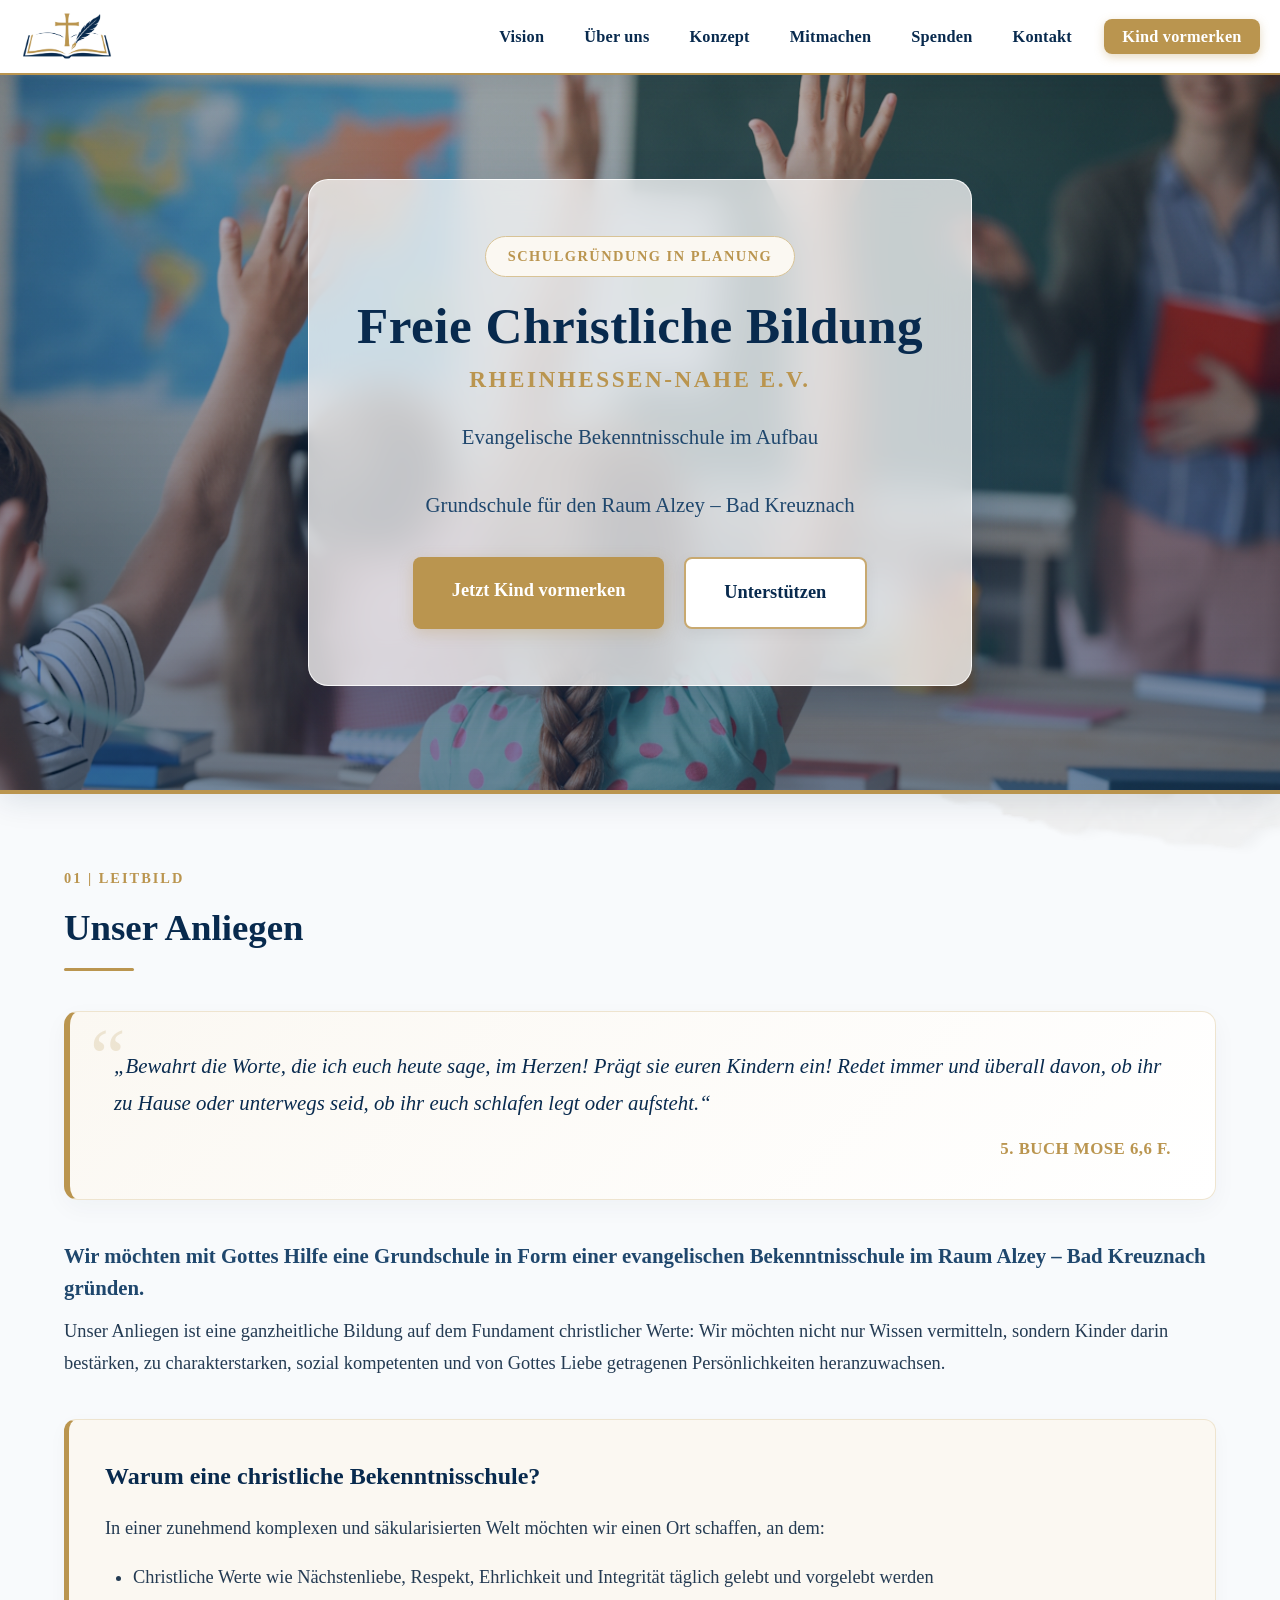
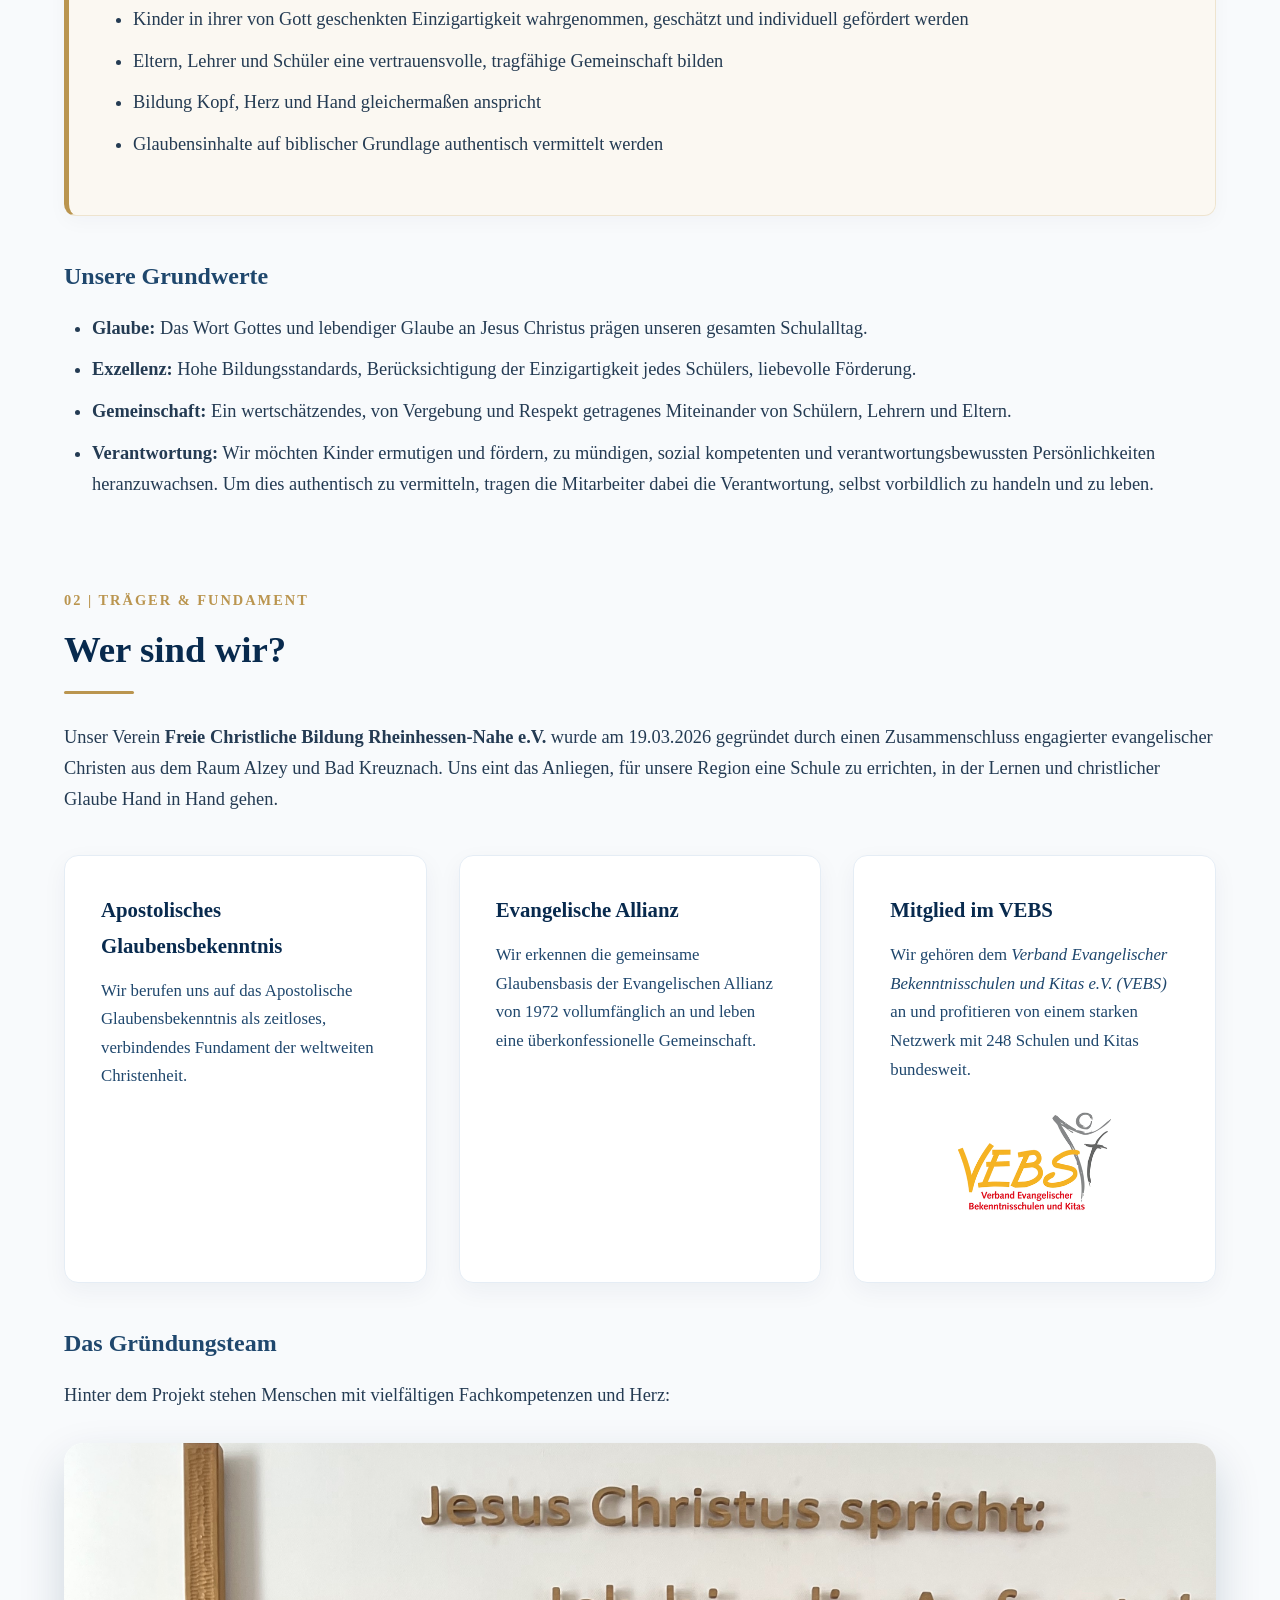
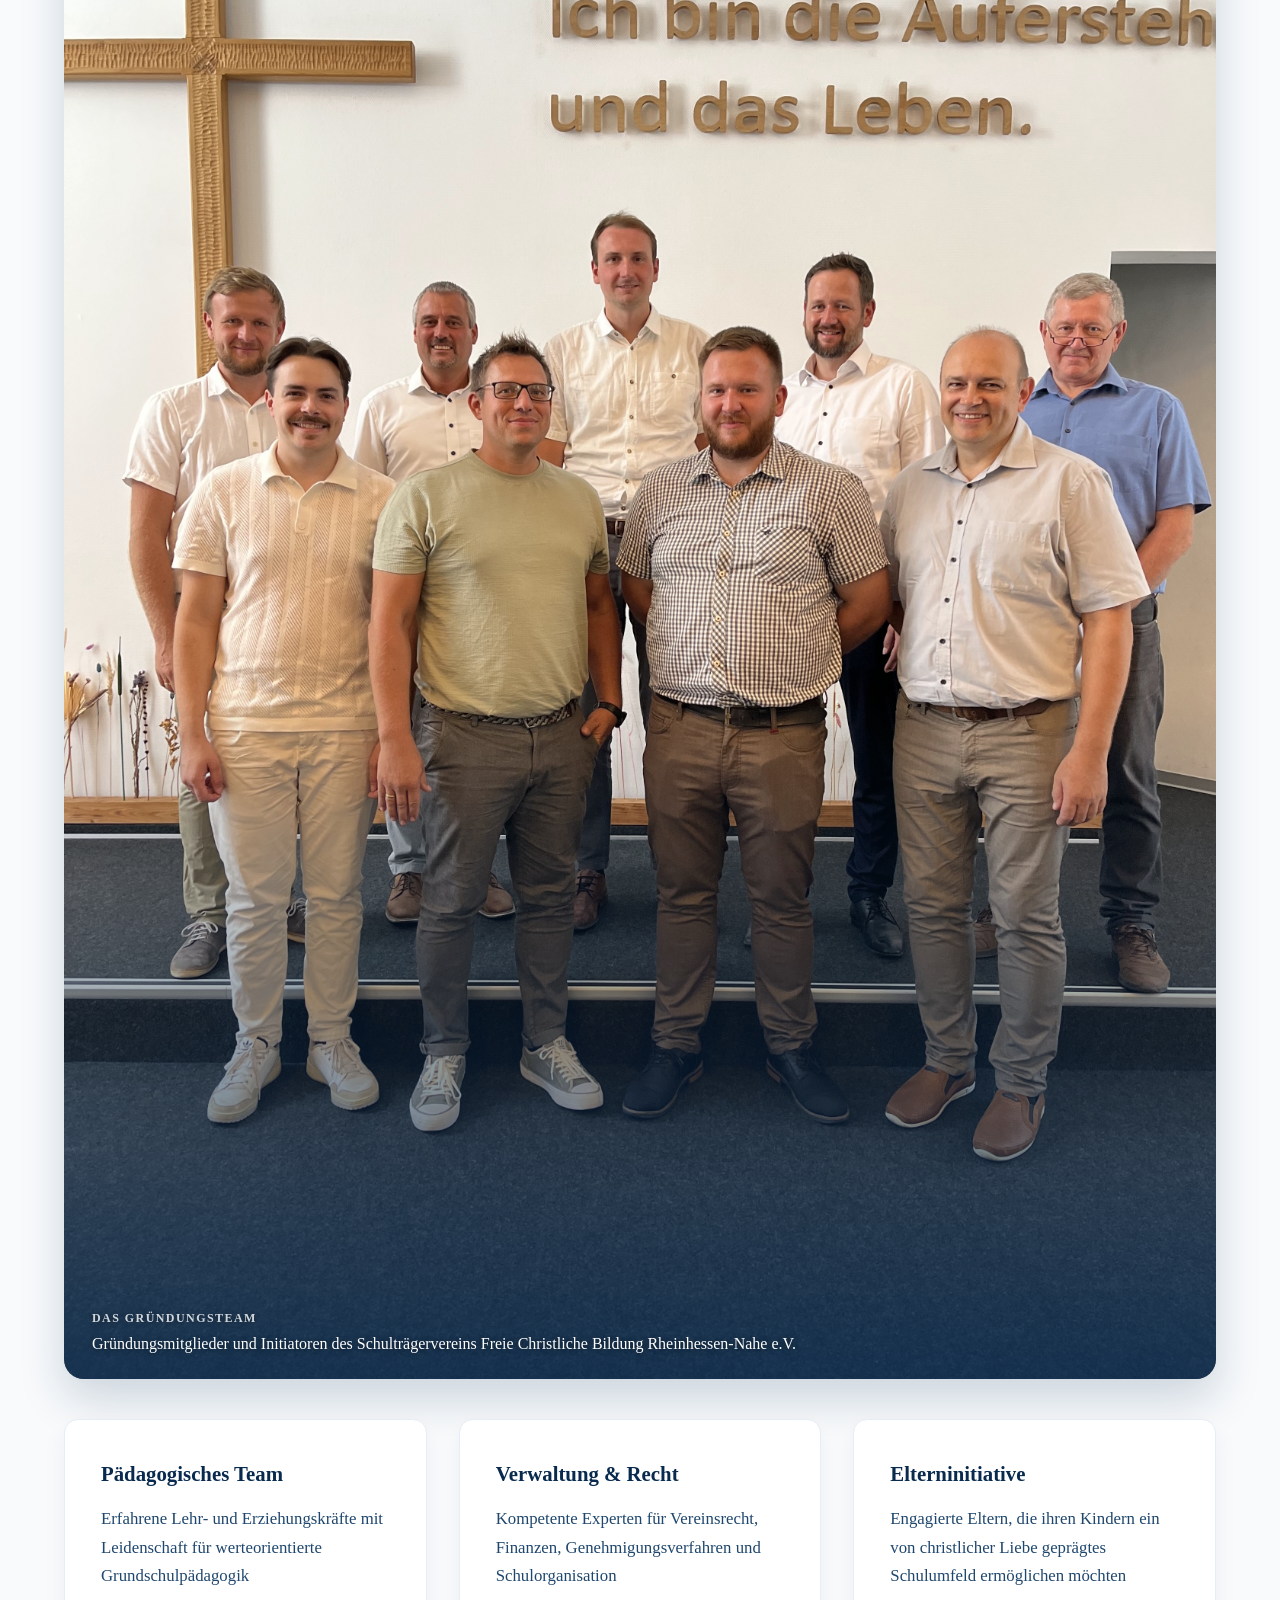
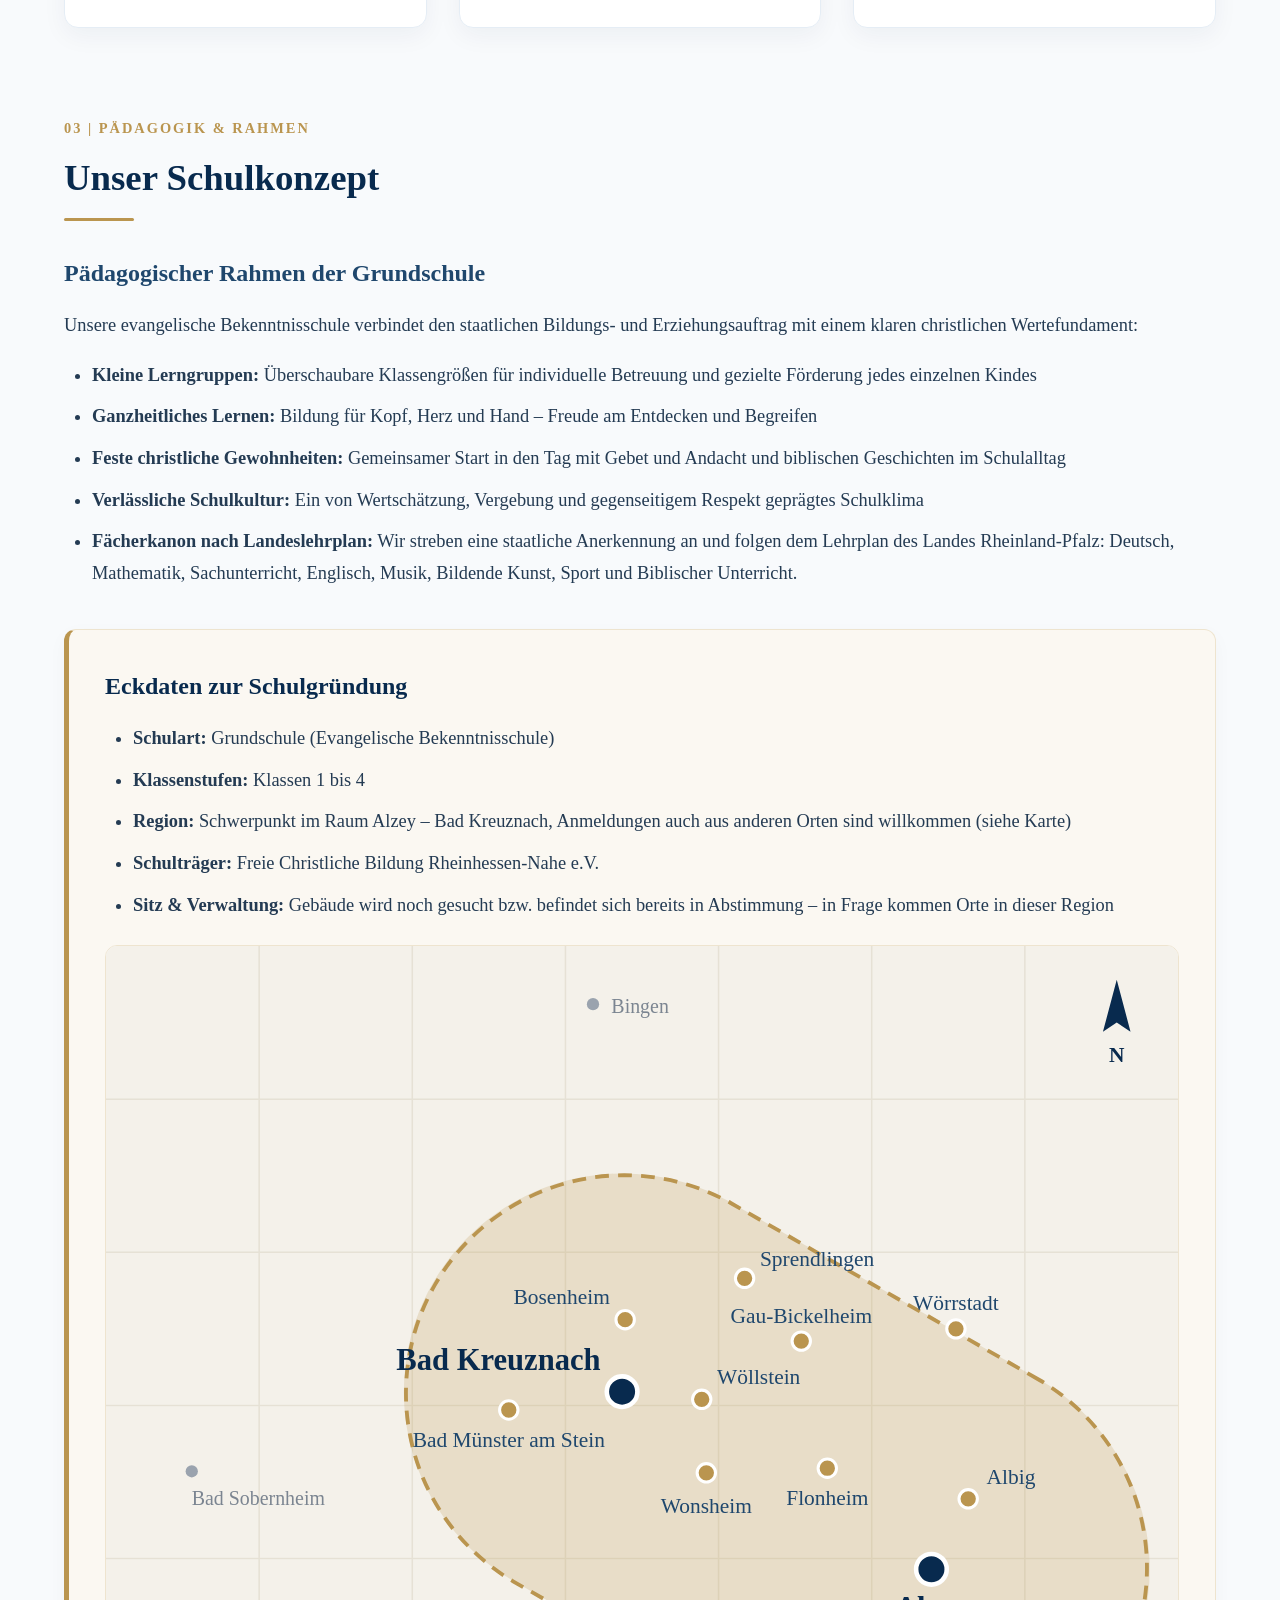
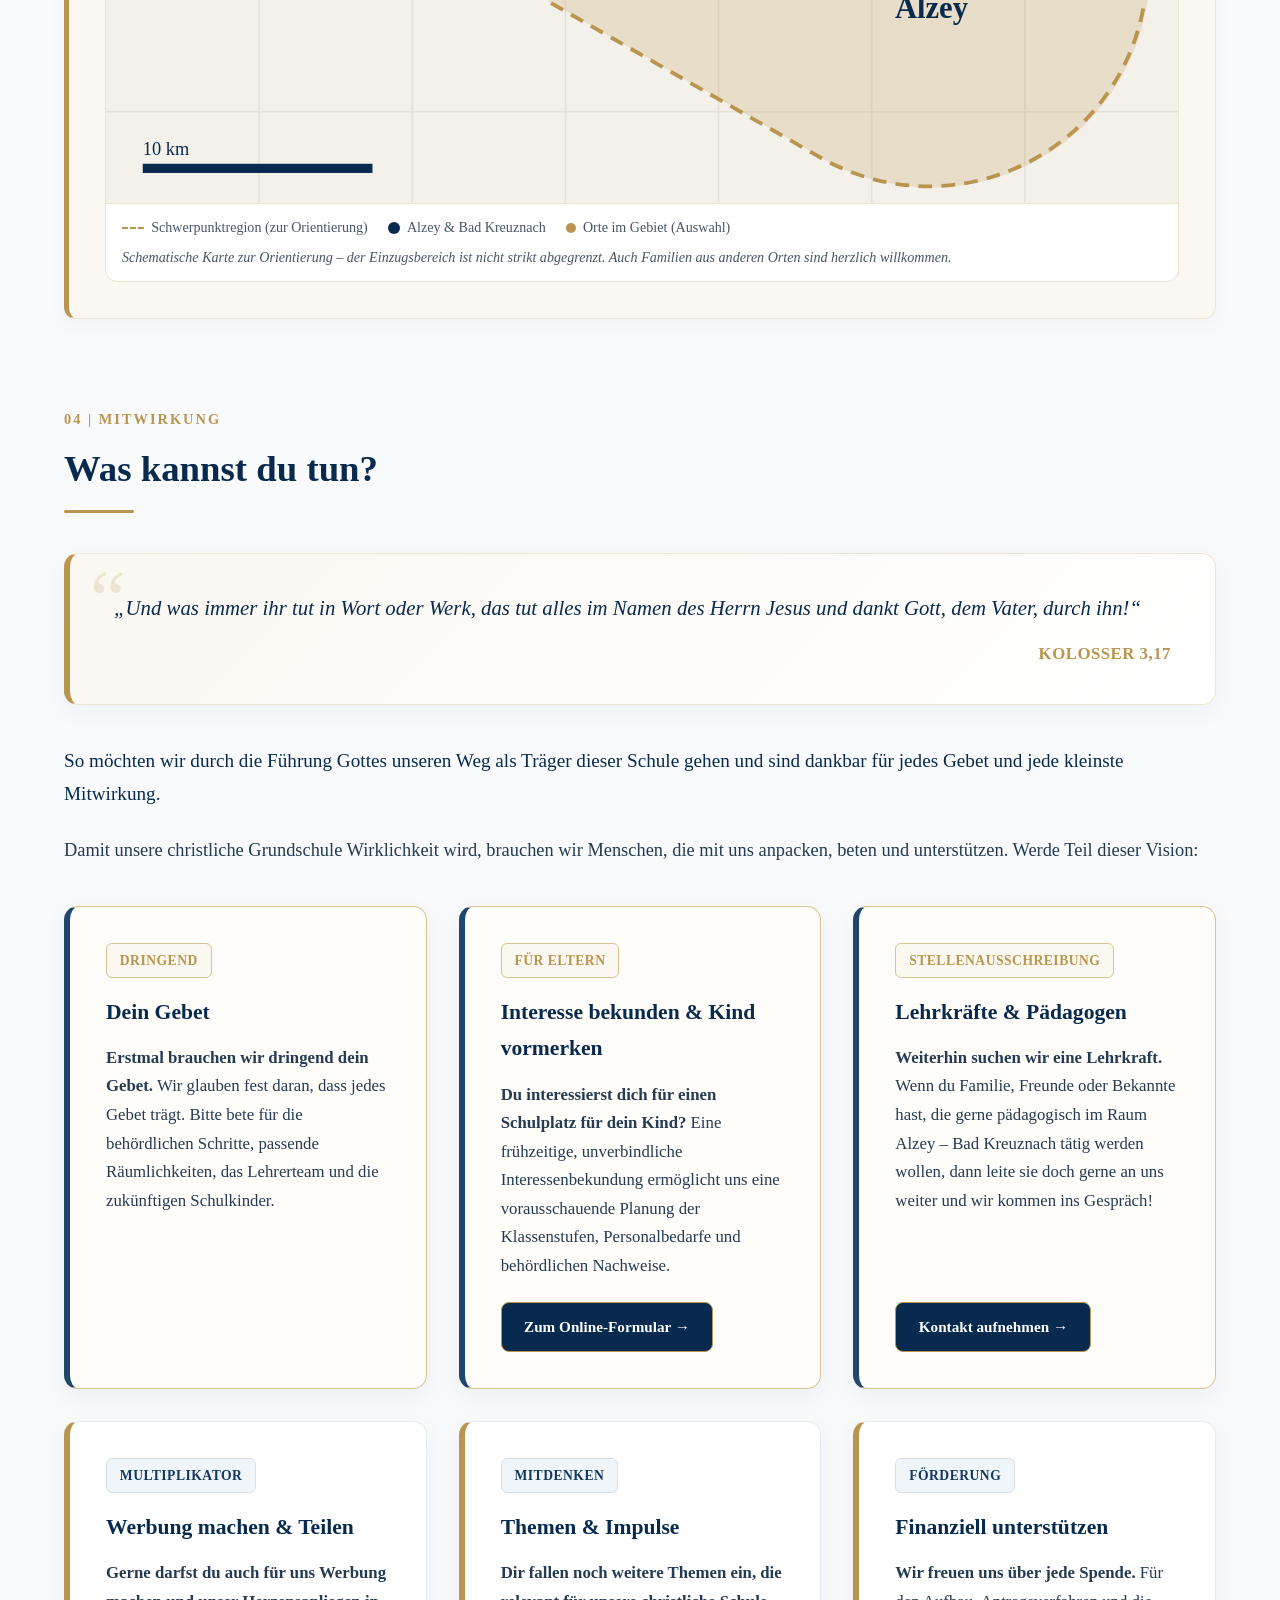
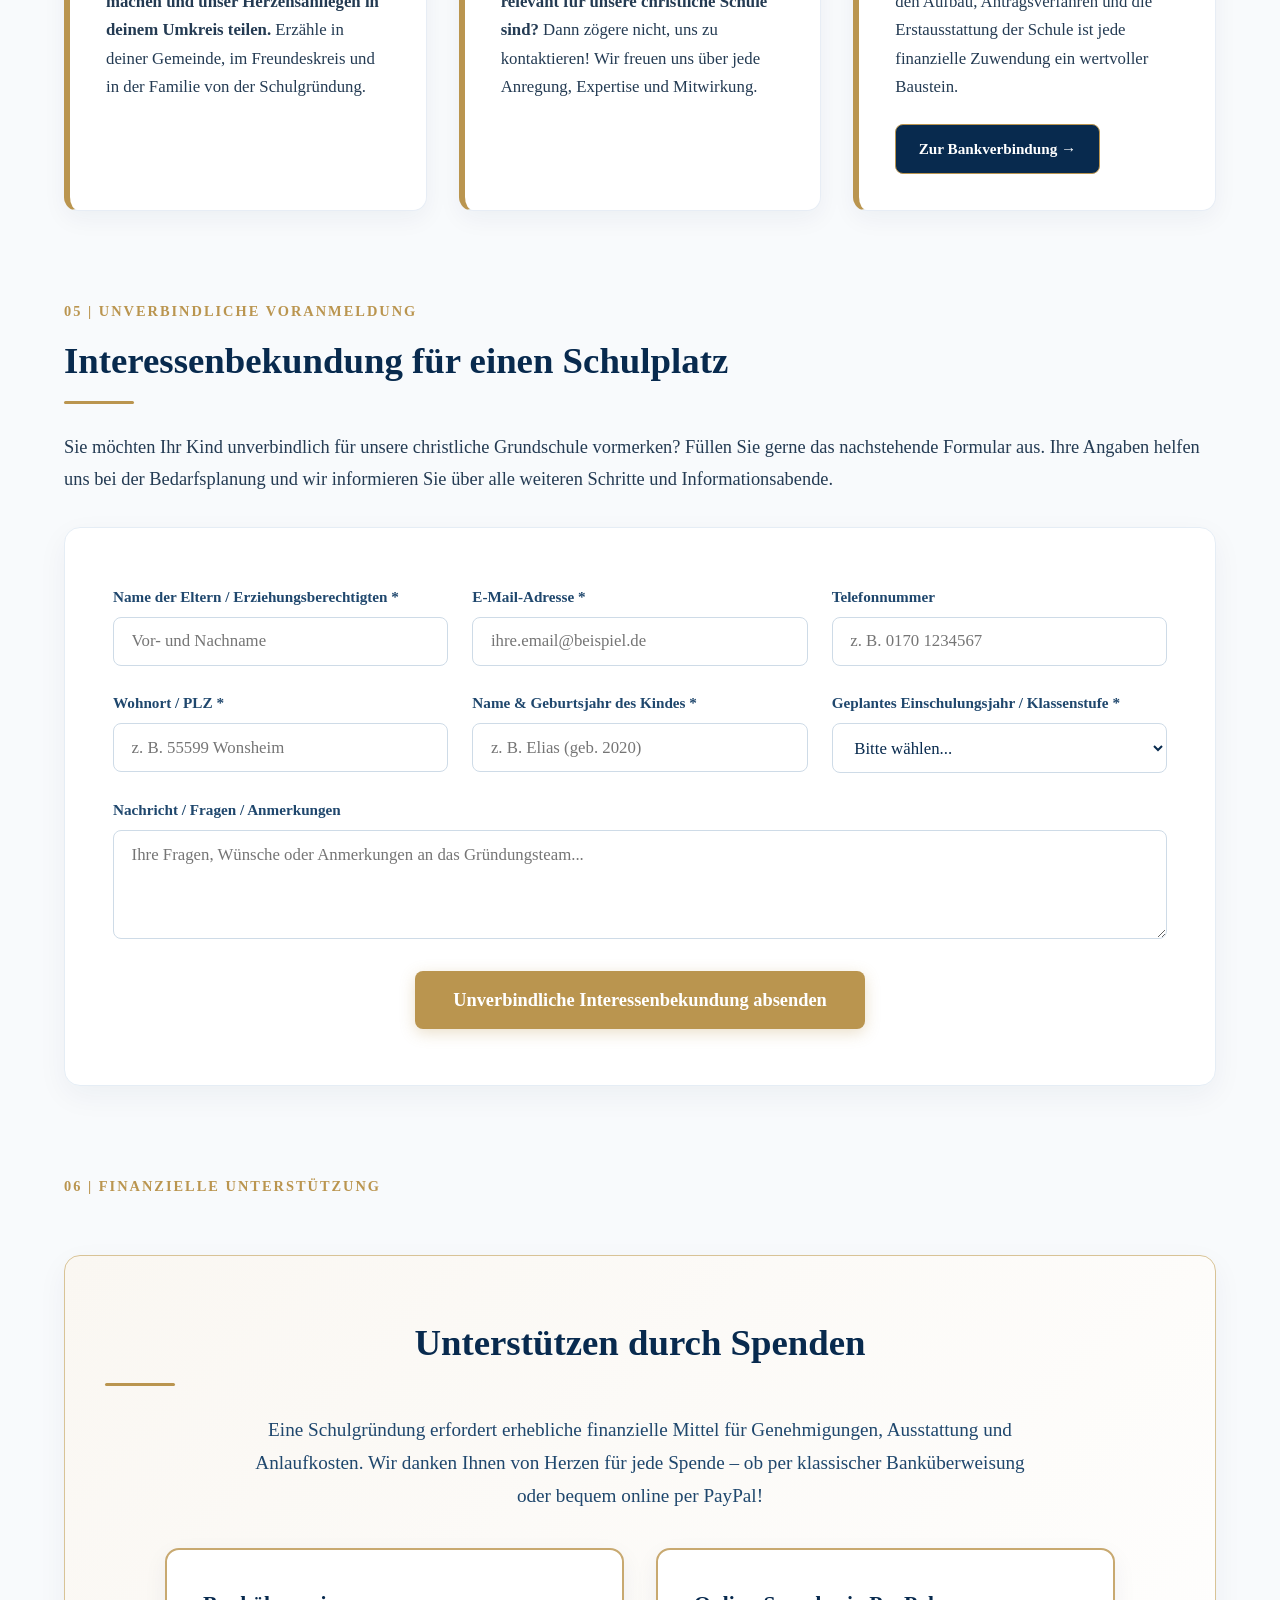
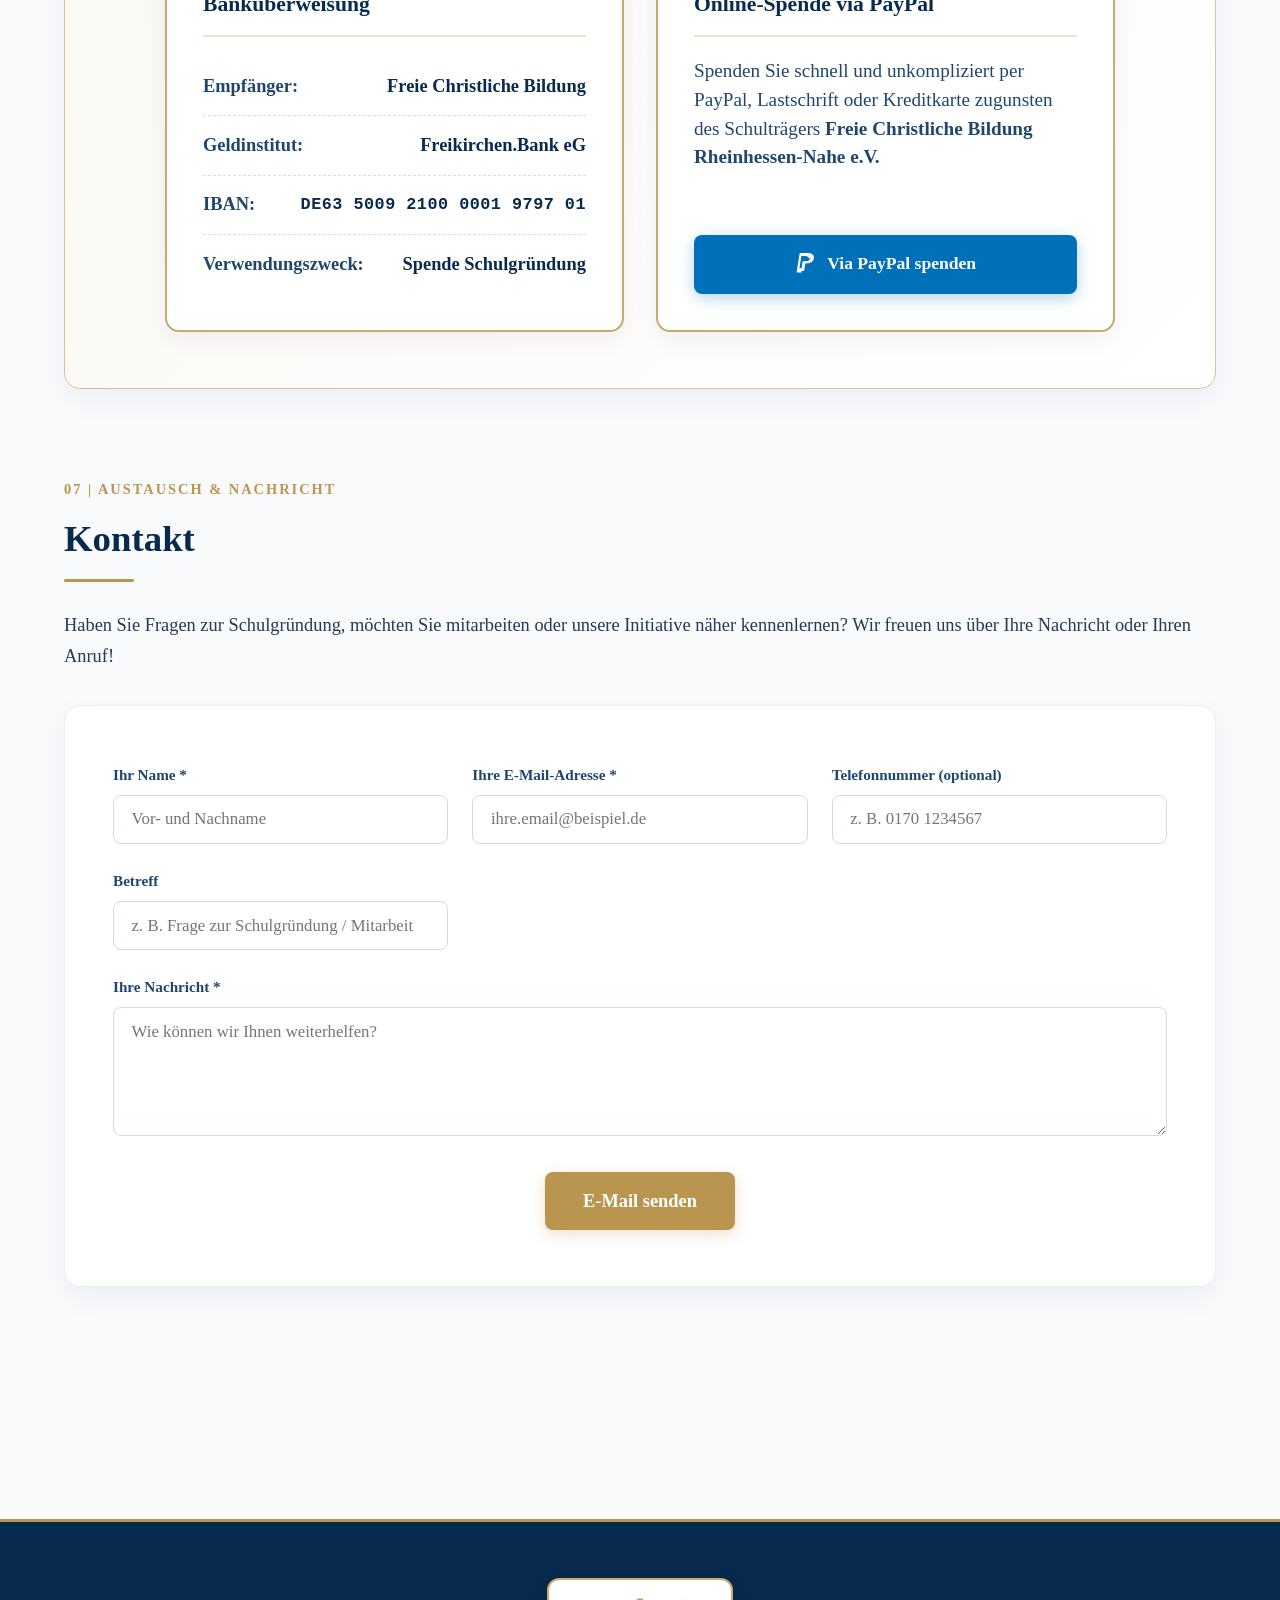
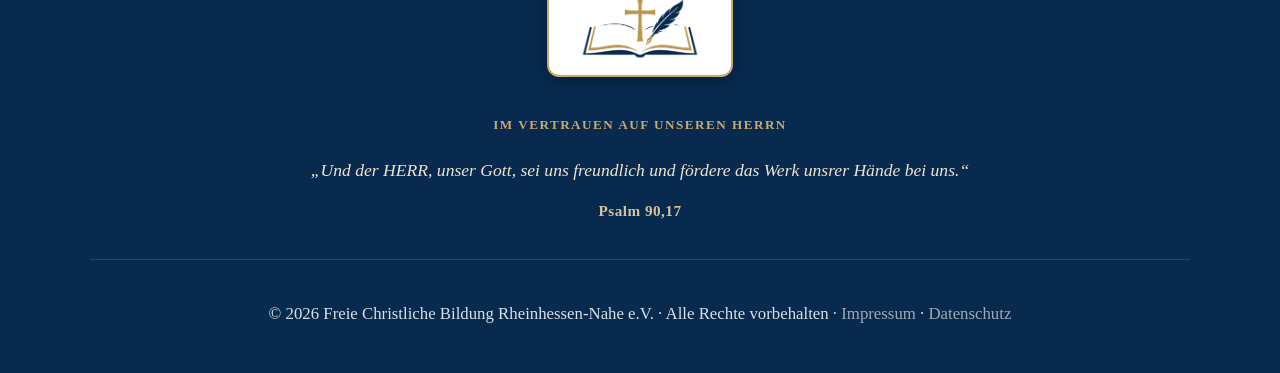
<file: index.html>
﻿<!DOCTYPE html>
<html lang="de">
<head>
    <meta charset="UTF-8">
    <meta name="viewport" content="width=device-width, initial-scale=1.0, maximum-scale=5.0, user-scalable=yes">
    <meta name="apple-mobile-web-app-capable" content="yes">
    <meta name="apple-mobile-web-app-status-bar-style" content="default">
    <meta name="apple-mobile-web-app-title" content="FCB Grundschule">
    <meta name="theme-color" content="#082A4E">
    <link rel="stylesheet" href="styles.css">
    <meta name="format-detection" content="telephone=no">
    <link rel="apple-touch-icon" href="Logo.png">
    <link rel="icon" type="image/png" href="Logo.png">
    <title>Freie Christliche Bildung Rheinhessen-Nahe e.V.</title>
</head>

    

<body>

    <div id="site-nav"></div>
    <script src="navigation.js"></script>

    <header>
        <div class="hero-glass-card">
            
            <div class="hero-badge">Schulgründung in Planung</div>
            <h1>Freie Christliche Bildung</h1>
            <div class="header-association">Rheinhessen-Nahe e.V.</div>
            <p class="hero-lead">
                Evangelische Bekenntnisschule im Aufbau</p>
            <p class="hero-lead">
                Grundschule für den Raum Alzey – Bad Kreuznach
            </p>
            <div class="hero-buttons">
                <a href="#formular" class="cta-button">Jetzt Kind vormerken</a>
                <a href="#mitmachen" class="cta-button secondary">Unterstützen</a>
            </div>
        </div>
    </header>

    <div class="fixed-bg-graphic" id="fixedBgGraphic" aria-hidden="true"></div>

    <div class="container">
        <!-- 01 / VISION -->
        <section id="vision">
            <span class="section-tag">01 | Leitbild</span>
            <h2>Unser Anliegen</h2>
            
            <div class="bible-quote-illuminated">
                <p class="bible-quote-text">
                    „Bewahrt die Worte, die ich euch heute sage, im Herzen! Prägt sie euren Kindern ein! Redet immer und überall davon, ob ihr zu Hause oder unterwegs seid, ob ihr euch schlafen legt oder aufsteht.“
                </p>
                <p class="bible-quote-ref">5. Buch Mose 6,6 f.</p>
            </div>

            <p class="vision-intro">
                Wir möchten mit Gottes Hilfe eine Grundschule in Form einer evangelischen Bekenntnisschule im Raum Alzey – Bad Kreuznach gründen.
            </p>
            <p>
                Unser Anliegen ist eine ganzheitliche Bildung auf dem Fundament christlicher Werte: Wir möchten nicht nur Wissen vermitteln, sondern Kinder darin bestärken, zu charakterstarken, sozial kompetenten und von Gottes Liebe getragenen Persönlichkeiten heranzuwachsen.
            </p>

            <div class="highlight-box">
                <h3>Warum eine christliche Bekenntnisschule?</h3>
                <p>
                    In einer zunehmend komplexen und säkularisierten Welt möchten wir einen Ort schaffen, an dem:
                </p>
                <ul>
                    <li>Christliche Werte wie Nächstenliebe, Respekt, Ehrlichkeit und Integrität täglich gelebt und vorgelebt werden</li>
                    <li>Kinder in ihrer von Gott geschenkten Einzigartigkeit wahrgenommen, geschätzt und individuell gefördert werden</li>
                    <li>Eltern, Lehrer und Schüler eine vertrauensvolle, tragfähige Gemeinschaft bilden</li>
                    <li>Bildung Kopf, Herz und Hand gleichermaßen anspricht</li>
                    <li>Glaubensinhalte auf biblischer Grundlage authentisch vermittelt werden</li>
                </ul>
            </div>

            <h3 >Unsere Grundwerte</h3>
            <ul >
                <li><strong>Glaube:</strong>
                    Das Wort Gottes und lebendiger Glaube an Jesus Christus prägen unseren gesamten Schulalltag.
                </li>
                <li><strong>Exzellenz:</strong> 
                    Hohe Bildungsstandards, Berücksichtigung der Einzigartigkeit jedes Schülers, liebevolle Förderung.
                </li>
                <li><strong>Gemeinschaft:</strong> 
                    Ein wertschätzendes, von Vergebung und Respekt getragenes Miteinander von Schülern, Lehrern und Eltern.
                </li>
                <li><strong>Verantwortung:</strong> 
                    Wir möchten Kinder ermutigen und fördern, zu mündigen, sozial kompetenten und verantwortungsbewussten Persönlichkeiten heranzuwachsen.
                    Um dies authentisch zu vermitteln, tragen die Mitarbeiter dabei die Verantwortung, selbst vorbildlich zu handeln und zu leben.
                </li>
            </ul>
        </section>

        <!-- 02 / WER WIR SIND -->
        <section id="wer-wir-sind">
            <span class="section-tag">02 | Träger &amp; Fundament</span>
            <h2>Wer sind wir?</h2>
            <p>
                Unser Verein <strong>Freie Christliche Bildung Rheinhessen-Nahe e.V.</strong> wurde am 19.03.2026 gegründet durch einen Zusammenschluss engagierter evangelischer Christen aus dem Raum Alzey und Bad Kreuznach. Uns eint das Anliegen, für unsere Region eine Schule zu errichten, in der Lernen und christlicher Glaube Hand in Hand gehen.
            </p>

            <div class="cards-grid">
                <div class="info-card">
                    <div>
                        <h4>Apostolisches Glaubensbekenntnis</h4>
                        <p>
                            Wir berufen uns auf das Apostolische Glaubensbekenntnis als zeitloses, verbindendes Fundament der weltweiten Christenheit.
                        </p>
                    </div>
                </div>
                <div class="info-card">
                    <div>
                        <h4>Evangelische Allianz</h4>
                        <p>
                            Wir erkennen die gemeinsame Glaubensbasis der Evangelischen Allianz von 1972 vollumfänglich an und leben eine überkonfessionelle Gemeinschaft.
                        </p>
                    </div>
                </div>
                <div class="info-card">
                    <div>
                        <h4>Mitglied im VEBS</h4>
                        <p>
                            Wir gehören dem <em>Verband Evangelischer Bekenntnisschulen und Kitas e.V. (VEBS)</em> an und profitieren von einem starken Netzwerk mit 248 Schulen und Kitas bundesweit.
                        </p>
                    </div>
                    <div class="vebs-link-wrap">
                        <a href="https://www.vebs.de/" target="_blank" rel="noopener noreferrer" title="Besuchen Sie die Website des VEBS e.V. (externer Link)" class="vebs-link">
                        <img src="vebs-logo.png" alt="VEBS Logo - Verband Evangelischer Bekenntnisschulen und Kitas" class="vebs-logo">
                    </a>
                    </div>
                </div>
            </div>

            <h3>Das Gründungsteam</h3>
            <p>
                Hinter dem Projekt stehen Menschen mit vielfältigen Fachkompetenzen und Herz:
            </p>

            <div class="team-photo-card">
                <div class="team-photo-wrapper">
                    <img src="Vereinsmitglieder.jpg" alt="Gründungsteam Freie Christliche Bildung Rheinhessen-Nahe e.V." class="team-photo-img">
                </div>
                <p class="team-photo-caption">
                    Gründungsmitglieder und Initiatoren des Schulträgervereins Freie Christliche Bildung Rheinhessen-Nahe e.V.
                </p>
            </div>

            <div class="cards-grid cards-grid-compact">
                <div class="info-card info-card-accent">
                    <h4>Pädagogisches Team</h4>
                    <p>Erfahrene Lehr- und Erziehungskräfte mit Leidenschaft für werteorientierte Grundschulpädagogik</p>
                </div>
                <div class="info-card info-card-accent">
                    <h4>Verwaltung &amp; Recht</h4>
                    <p>Kompetente Experten für Vereinsrecht, Finanzen, Genehmigungsverfahren und Schulorganisation</p>
                </div>
                <div class="info-card info-card-accent">
                    <h4>Elterninitiative</h4>
                    <p>Engagierte Eltern, die ihren Kindern ein von christlicher Liebe geprägtes Schulumfeld ermöglichen möchten</p>
                </div>
            </div>
        </section>

        <!-- 03 / SCHULKONZEPT -->
        <section id="konzept">
            <span class="section-tag">03 | Pädagogik &amp; Rahmen</span>
            <h2>Unser Schulkonzept</h2>
            
            <h3>Pädagogischer Rahmen der Grundschule</h3>
            <p>
                Unsere evangelische Bekenntnisschule verbindet den staatlichen Bildungs- und Erziehungsauftrag mit einem klaren christlichen Wertefundament:
            </p>
            <ul>
                <li><strong>Kleine Lerngruppen:</strong> Überschaubare Klassengrößen für individuelle Betreuung und gezielte Förderung jedes einzelnen Kindes</li>
                <li><strong>Ganzheitliches Lernen:</strong> Bildung für Kopf, Herz und Hand – Freude am Entdecken und Begreifen</li>
                <li><strong>Feste christliche Gewohnheiten:</strong> Gemeinsamer Start in den Tag mit Gebet und Andacht und biblischen Geschichten im Schulalltag</li>
                <li><strong>Verlässliche Schulkultur:</strong> Ein von Wertschätzung, Vergebung und gegenseitigem Respekt geprägtes Schulklima</li>
                <li><strong>Fächerkanon nach Landeslehrplan:</strong> 
                    Wir streben eine staatliche Anerkennung an und folgen dem Lehrplan des Landes Rheinland-Pfalz:
                    Deutsch, Mathematik, Sachunterricht, Englisch, Musik, Bildende Kunst, Sport und Biblischer Unterricht.
                </li>
            </ul>

            <div class="highlight-box">
                <h3>Eckdaten zur Schulgründung</h3>
                <ul>
                    <li><strong>Schulart:</strong> Grundschule (Evangelische Bekenntnisschule)</li>
                    <li><strong>Klassenstufen:</strong> Klassen 1 bis 4</li>
                    <li><strong>Region:</strong> Schwerpunkt im Raum Alzey – Bad Kreuznach, Anmeldungen auch aus anderen Orten sind willkommen (siehe Karte)</li>
                    <li><strong>Schulträger:</strong> Freie Christliche Bildung Rheinhessen-Nahe e.V.</li>
                    <li><strong>Sitz &amp; Verwaltung:</strong> Gebäude wird noch gesucht bzw. befindet sich bereits in Abstimmung &ndash; in Frage kommen Orte in dieser Region</li>
                </ul>


            <figure class="area-map">
                                <svg class="area-map-svg" viewBox="0 0 700 560" role="img" aria-labelledby="amt amd" xmlns="http://www.w3.org/2000/svg">
<title id="amt">Karte der Schwerpunktregion Alzey – Bad Kreuznach</title><desc id="amd">Schematische Karte mit der ungefähren Schwerpunktregion zwischen Alzey und Bad Kreuznach und einigen Orten darin.</desc>
<rect width="700" height="560" fill="#F4F1EA"/>
<line x1="100" y1="0" x2="100" y2="560" stroke="#E6E1D5" stroke-width="1"/>
<line x1="200" y1="0" x2="200" y2="560" stroke="#E6E1D5" stroke-width="1"/>
<line x1="300" y1="0" x2="300" y2="560" stroke="#E6E1D5" stroke-width="1"/>
<line x1="400" y1="0" x2="400" y2="560" stroke="#E6E1D5" stroke-width="1"/>
<line x1="500" y1="0" x2="500" y2="560" stroke="#E6E1D5" stroke-width="1"/>
<line x1="600" y1="0" x2="600" y2="560" stroke="#E6E1D5" stroke-width="1"/>
<line x1="0" y1="100" x2="700" y2="100" stroke="#E6E1D5" stroke-width="1"/>
<line x1="0" y1="200" x2="700" y2="200" stroke="#E6E1D5" stroke-width="1"/>
<line x1="0" y1="300" x2="700" y2="300" stroke="#E6E1D5" stroke-width="1"/>
<line x1="0" y1="400" x2="700" y2="400" stroke="#E6E1D5" stroke-width="1"/>
<line x1="0" y1="500" x2="700" y2="500" stroke="#E6E1D5" stroke-width="1"/>
<line x1="539" y1="407" x2="337" y2="291" stroke="#BA954F" stroke-opacity="0.22" stroke-width="285" stroke-linecap="round"/>
<line x1="539" y1="407" x2="337" y2="291" stroke="#BA954F" stroke-width="285" stroke-linecap="round" stroke-opacity="0" />
<path d="M609.5,283.4 L407.9,167.8 A142.5,142.5 0 0 0 266.1,415.0 L467.7,530.6 A142.5,142.5 0 0 0 609.5,283.4 Z" fill="none" stroke="#BA954F" stroke-width="2.5" stroke-dasharray="9 6"/>
<circle cx="539" cy="407" r="10" fill="#082A4E" stroke="#fff" stroke-width="3"/>
<text x="539" y="439" text-anchor="middle" font-size="20" font-weight="700" fill="#082A4E">Alzey</text>
<circle cx="337" cy="291" r="10" fill="#082A4E" stroke="#fff" stroke-width="3"/>
<text x="323" y="277" text-anchor="end" font-size="20" font-weight="700" fill="#082A4E">Bad Kreuznach</text>
<circle cx="392" cy="344" r="6" fill="#BA954F" stroke="#fff" stroke-width="2"/>
<text x="392" y="370" text-anchor="middle" font-size="14" fill="#1F476D">Wonsheim</text>
<circle cx="389" cy="296" r="6" fill="#BA954F" stroke="#fff" stroke-width="2"/>
<text x="399" y="286" text-anchor="start" font-size="14" fill="#1F476D">Wöllstein</text>
<circle cx="454" cy="258" r="6" fill="#BA954F" stroke="#fff" stroke-width="2"/>
<text x="454" y="246" text-anchor="middle" font-size="14" fill="#1F476D">Gau-Bickelheim</text>
<circle cx="471" cy="341" r="6" fill="#BA954F" stroke="#fff" stroke-width="2"/>
<text x="471" y="365" text-anchor="middle" font-size="14" fill="#1F476D">Flonheim</text>
<circle cx="563" cy="361" r="6" fill="#BA954F" stroke="#fff" stroke-width="2"/>
<text x="575" y="351" text-anchor="start" font-size="14" fill="#1F476D">Albig</text>
<circle cx="555" cy="250" r="6" fill="#BA954F" stroke="#fff" stroke-width="2"/>
<text x="555" y="238" text-anchor="middle" font-size="14" fill="#1F476D">Wörrstadt</text>
<circle cx="339" cy="244" r="6" fill="#BA954F" stroke="#fff" stroke-width="2"/>
<text x="329" y="234" text-anchor="end" font-size="14" fill="#1F476D">Bosenheim</text>
<circle cx="417" cy="217" r="6" fill="#BA954F" stroke="#fff" stroke-width="2"/>
<text x="427" y="209" text-anchor="start" font-size="14" fill="#1F476D">Sprendlingen</text>
<circle cx="263" cy="303" r="6" fill="#BA954F" stroke="#fff" stroke-width="2"/>
<text x="263" y="327" text-anchor="middle" font-size="14" fill="#1F476D">Bad Münster am Stein</text>
<circle cx="318" cy="38" r="4" fill="#9AA3AE"/>
<text x="330" y="44" text-anchor="start" font-size="13" fill="#7B8591">Bingen</text>
<circle cx="56" cy="343" r="4" fill="#9AA3AE"/>
<text x="56" y="365" text-anchor="start" font-size="13" fill="#7B8591">Bad Sobernheim</text>
<g transform="translate(660,46)"><polygon points="0,-24 9,10 0,4 -9,10" fill="#082A4E"/><text y="30" text-anchor="middle" font-size="14" font-weight="700" fill="#082A4E">N</text></g>
<g transform="translate(24,534)"><rect width="150" height="6" fill="#082A4E"/><text x="0" y="-6" font-size="12" fill="#082A4E">10 km</text></g>
</svg>
                <figcaption class="area-map-caption">
                    <span class="area-map-legend"><i class="lg-dash"></i> Schwerpunktregion (zur Orientierung)</span>
                    <span class="area-map-legend"><i class="lg-main"></i> Alzey &amp; Bad Kreuznach</span>
                    <span class="area-map-legend"><i class="lg-in"></i> Orte im Gebiet (Auswahl)</span>
                    <span class="area-map-note">Schematische Karte zur Orientierung – der Einzugsbereich ist nicht strikt abgegrenzt. Auch Familien aus anderen Orten sind herzlich willkommen.</span>
                </figcaption>
            </figure>
            </div>

        </section>

        <!-- 04 / WAS KANNST DU TUN -->
        <section id="mitmachen">
            <span class="section-tag">04 | Mitwirkung</span>
            <h2>Was kannst du tun?</h2>
            
            <div class="bible-quote-illuminated">
                <p class="bible-quote-text">
                    „Und was immer ihr tut in Wort oder Werk, das tut alles im Namen des Herrn Jesus und dankt Gott, dem Vater, durch ihn!“
                </p>
                <p class="bible-quote-ref">Kolosser 3,17</p>
            </div>

            <p class="quote-followup">
                So möchten wir durch die Führung Gottes unseren Weg als Träger dieser Schule gehen und sind dankbar für jedes Gebet und jede kleinste Mitwirkung.
            </p>

            <p>
                Damit unsere christliche Grundschule Wirklichkeit wird, brauchen wir Menschen, die mit uns anpacken, beten und unterstützen. Werde Teil dieser Vision:
            </p>

            <div class="action-grid">
                <div class="action-card highlight">
                    <div>
                        <span class="action-card-badge">Dringend</span>
                        <h3>Dein Gebet</h3>
                        <p>
                            <strong>Erstmal brauchen wir dringend dein Gebet.</strong> Wir glauben fest daran, dass jedes Gebet trägt. Bitte bete für die behördlichen Schritte, passende Räumlichkeiten, das Lehrerteam und die zukünftigen Schulkinder.
                        </p>
                    </div>
                </div>

                <div class="action-card highlight">
                    <div>
                        <span class="action-card-badge">Für Eltern</span>
                        <h3>Interesse bekunden &amp; Kind vormerken</h3>
                        <p>
                            <strong>Du interessierst dich für einen Schulplatz für dein Kind?</strong> Eine frühzeitige, unverbindliche Interessenbekundung ermöglicht uns eine vorausschauende Planung der Klassenstufen, Personalbedarfe und behördlichen Nachweise.
                        </p>
                    </div>
                    <div>
                        <a href="#formular" class="card-link-button">Zum Online-Formular &rarr;</a>
                    </div>
                </div>

                <div class="action-card highlight">
                    <div>
                        <span class="action-card-badge">Stellenausschreibung</span>
                        <h3>Lehrkräfte &amp; Pädagogen</h3>
                        <p>
                            <strong>Weiterhin suchen wir eine Lehrkraft.</strong> Wenn du Familie, Freunde oder Bekannte hast, die gerne pädagogisch im Raum Alzey – Bad Kreuznach tätig werden wollen, dann leite sie doch gerne an uns weiter und wir kommen ins Gespräch!
                        </p>
                    </div>
                    <div>
                        <a href="#kontakt" class="card-link-button">Kontakt aufnehmen &rarr;</a>
                    </div>
                </div>

                <div class="action-card">
                    <div>
                        <span class="action-card-badge">Multiplikator</span>
                        <h3>Werbung machen &amp; Teilen</h3>
                        <p>
                            <strong>Gerne darfst du auch für uns Werbung machen und unser Herzensanliegen in deinem Umkreis teilen.</strong> Erzähle in deiner Gemeinde, im Freundeskreis und in der Familie von der Schulgründung.
                        </p>
                    </div>
                </div>

                <div class="action-card">
                    <div>
                        <span class="action-card-badge">Mitdenken</span>
                        <h3>Themen &amp; Impulse</h3>
                        <p>
                            <strong>Dir fallen noch weitere Themen ein, die relevant für unsere christliche Schule sind?</strong> Dann zögere nicht, uns zu kontaktieren! Wir freuen uns über jede Anregung, Expertise und Mitwirkung.
                        </p>
                    </div>
                </div>

                <div class="action-card">
                    <div>
                        <span class="action-card-badge">Förderung</span>
                        <h3>Finanziell unterstützen</h3>
                        <p>
                            <strong>Wir freuen uns über jede Spende.</strong> Für den Aufbau, Antragsverfahren und die Erstausstattung der Schule ist jede finanzielle Zuwendung ein wertvoller Baustein.
                        </p>
                    </div>
                    <div>
                        <a href="#spenden" class="card-link-button">Zur Bankverbindung &rarr;</a>
                    </div>
                </div>
            </div>
        </section>

        <!-- 05 / FORMULAR -->
        <section id="formular">
            <span class="section-tag">05 | Unverbindliche Voranmeldung</span>
            <h2>Interessenbekundung für einen Schulplatz</h2>
            <p>
                Sie möchten Ihr Kind unverbindlich für unsere christliche Grundschule vormerken? Füllen Sie gerne das nachstehende Formular aus. Ihre Angaben helfen uns bei der Bedarfsplanung und wir informieren Sie über alle weiteren Schritte und Informationsabende.
            </p>

            <div class="form-container">
                <form action="mailto:robert.koenig@fcbrn.de?subject=Interessenbekundung%20Schulplatz" method="post" enctype="text/plain">
                    <div class="form-grid">
                        <div class="form-group">
                            <label for="eltern_name">Name der Eltern / Erziehungsberechtigten *</label>
                            <input type="text" id="eltern_name" name="Eltern_Name" placeholder="Vor- und Nachname" required>
                        </div>
                        <div class="form-group">
                            <label for="email">E-Mail-Adresse *</label>
                            <input type="email" id="email" name="E-Mail" placeholder="ihre.email@beispiel.de" required>
                        </div>
                        <div class="form-group">
                            <label for="telefon">Telefonnummer</label>
                            <input type="tel" id="telefon" name="Telefon" placeholder="z. B. 0170 1234567">
                        </div>
                        <div class="form-group">
                            <label for="wohnort">Wohnort / PLZ *</label>
                            <input type="text" id="wohnort" name="Wohnort" placeholder="z. B. 55599 Wonsheim" required>
                        </div>
                        <div class="form-group">
                            <label for="kind_name">Name &amp; Geburtsjahr des Kindes *</label>
                            <input type="text" id="kind_name" name="Kind_Name_Geburtsjahr" placeholder="z. B. Elias (geb. 2020)" required>
                        </div>
                        <div class="form-group">
                            <label for="einschulung">Geplantes Einschulungsjahr / Klassenstufe *</label>
                            <select id="einschulung" name="Einschulungsjahr" required>
                                <option value="">Bitte wählen...</option>
                                <option value="Schuljahr 2027/2028, Klasse 1">Schuljahr 2027/2028, Klasse 1</option>
                                <option value="Schuljahr 2027/2028, Klasse 2">Schuljahr 2027/2028, Klasse 2</option>
                                <option value="Schuljahr 2028/2029, Klasse 1">Schuljahr 2028/2029, Klasse 1</option>
                                <option value="Schuljahr 2028/2029, Klasse 2">Schuljahr 2028/2029, Klasse 2</option>
                                <option value="Schuljahr 2029/2030, Klasse 1">Schuljahr 2029/2030, Klasse 1</option>
                                <option value="Schuljahr 2029/2030, Klasse 2">Schuljahr 2029/2030, Klasse 2</option>
                                <option value="Schuljahr 2030/2031, Klasse 1">Schuljahr 2030/2031, Klasse 1</option>
                                <option value="Schuljahr 2030/2031, Klasse 2">Schuljahr 2030/2031, Klasse 2</option>
                                <option value="Schuljahr 2031/2032, Klasse 1">Schuljahr 2031/2032, Klasse 1</option>
                                <option value="Schuljahr 2031/2032, Klasse 2">Schuljahr 2031/2032, Klasse 2</option>
                                <option value="Quereinstieg">Quereinstieg, Details in der Nachricht angeben</option>
                            </select>
                        </div>
                    </div>
                    <div class="form-group form-group-spaced">
                        <label for="nachricht">Nachricht / Fragen / Anmerkungen</label>
                        <textarea id="nachricht" name="Nachricht" rows="4" placeholder="Ihre Fragen, Wünsche oder Anmerkungen an das Gründungsteam..."></textarea>
                    </div>
                    <div class="form-actions">
                        <button type="submit" class="cta-button cta-button-submit">Unverbindliche Interessenbekundung absenden</button>
                    </div>
                </form>
            </div>
        </section>

        <!-- 06 / SPENDEN -->
        <section id="spenden">
            <span class="section-tag">06 | Finanzielle Unterstützung</span>
            <div class="donation-box">
                <h2>Unterstützen durch Spenden</h2>
                <p>
                    Eine Schulgründung erfordert erhebliche finanzielle Mittel für Genehmigungen, Ausstattung und Anlaufkosten. Wir danken Ihnen von Herzen für jede Spende – ob per klassischer Banküberweisung oder bequem online per PayPal!
                </p>
                
                <div class="donation-options-grid">
                    <!-- Option 1: Banküberweisung -->
                    <div class="donation-method-card">
                        <div>
                            <div class="donation-method-header">
                                <h4>Banküberweisung</h4>
                            </div>
                            <div class="bank-row">
                                <span class="bank-label">Empfänger:</span>
                                <span class="bank-value">Freie Christliche Bildung</span>
                            </div>
                            <div class="bank-row">
                                <span class="bank-label">Geldinstitut:</span>
                                <span class="bank-value">Freikirchen.Bank eG</span>
                            </div>
                            <div class="bank-row">
                                <span class="bank-label">IBAN:</span>
                                <span class="bank-value iban-highlight">DE63 5009 2100 0001 9797 01</span>
                            </div>
                            <div class="bank-row">
                                <span class="bank-label">Verwendungszweck:</span>
                                <span class="bank-value bank-purpose">Spende Schulgründung</span>
                            </div>
                        </div>
                    </div>

                    <!-- Option 2: PayPal -->
                    <div class="donation-method-card">
                        <div>
                            <div class="donation-method-header">
                                <h4>Online-Spende via PayPal</h4>
                            </div>
                            <p class="paypal-note">
                                Spenden Sie schnell und unkompliziert per PayPal, Lastschrift oder Kreditkarte zugunsten des Schulträgers <strong>Freie Christliche Bildung Rheinhessen-Nahe e.V.</strong>
                            </p>
                            
                        </div>
                        <div>
                            <a href="https://www.paypal.com/de/fundraiser/charity/6267260" target="_blank" rel="noopener" class="paypal-btn">
                                <svg class="paypal-icon-svg" viewBox="0 0 24 24" fill="currentColor" width="22" height="22">
                                <path d="M7.076 21.337H2.47a.641.641 0 0 1-.633-.74L4.944.901C5.026.382 5.474 0 5.998 0h7.46c2.57 0 4.578.543 5.807 1.612 1.155 1.005 1.597 2.457 1.314 4.316-.02.13-.047.26-.08.39-.636 3.064-2.73 4.67-6.223 4.773h-2.18c-.463 0-.853.334-.926.793l-1.094 6.945-.045.289a.641.641 0 0 1-.633.541l-2.316.021-.046-.243zm8.39-14.733c-.02-.15-.05-.297-.09-.44-.645-2.277-2.784-2.83-5.842-2.83H6.948l-2.09 13.254h2.24l.955-6.059.043-.273a1.47 1.47 0 0 1 1.45-1.241h1.564c3.486 0 5.567-1.396 6.356-4.411z"/>
                            </svg>
                                <span>Via PayPal spenden</span>
                            </a>
                        </div>
                    </div>
                </div>
            </div>
        </section>

        <!-- 07 / KONTAKT -->
        <section id="kontakt">
            <span class="section-tag">07 | Austausch &amp; Nachricht</span>
            <h2>Kontakt</h2>
            <p>
                Haben Sie Fragen zur Schulgründung, möchten Sie mitarbeiten oder unsere Initiative näher kennenlernen? Wir freuen uns über Ihre Nachricht oder Ihren Anruf!
            </p>

            <div class="form-container form-container-spaced">
                <form action="mailto:robert.koenig@fcbrn.de?subject=Kontaktanfrage" method="post" enctype="text/plain">
                    <div class="form-grid">
                        <div class="form-group">
                            <label for="kontakt_name">Ihr Name *</label>
                            <input type="text" id="kontakt_name" name="Name" placeholder="Vor- und Nachname" required>
                        </div>
                        <div class="form-group">
                            <label for="kontakt_email">Ihre E-Mail-Adresse *</label>
                            <input type="email" id="kontakt_email" name="E-Mail" placeholder="ihre.email@beispiel.de" required>
                        </div>
                        <div class="form-group">
                            <label for="kontakt_tel">Telefonnummer (optional)</label>
                            <input type="tel" id="kontakt_tel" name="Telefon" placeholder="z. B. 0170 1234567">
                        </div>
                        <div class="form-group">
                            <label for="kontakt_betreff">Betreff</label>
                            <input type="text" id="kontakt_betreff" name="Betreff" placeholder="z. B. Frage zur Schulgründung / Mitarbeit">
                        </div>
                    </div>
                    <div class="form-group form-group-spaced">
                        <label for="kontakt_nachricht">Ihre Nachricht *</label>
                        <textarea id="kontakt_nachricht" name="Nachricht" rows="5" placeholder="Wie können wir Ihnen weiterhelfen?" required></textarea>
                    </div>
                    <div class="form-actions form-actions-large">
                        <button type="submit" class="cta-button cta-button-submit">E-Mail senden</button>
                    </div>
                </form>
            </div>
        </section>

    </div>

    <div id="site-footer"></div>
    <script src="footer.js"></script>


    
    <script>
        // --- Scroll Reveal & Intersection Observer ---
        document.addEventListener("DOMContentLoaded", function() {
            var targets = document.querySelectorAll(
                "section .section-tag, section h2, section h3, .bible-quote-illuminated, .highlight-box, .form-container, .donation-box, .modern-cta-box, .info-card, .action-card, .contact-card, section > p"
            );

            targets.forEach(function(el) {
                el.classList.add("reveal");
            });

            document.querySelectorAll(".cards-grid, .action-grid, .contact-grid").forEach(function(grid) {
                var children = grid.children;
                for (var j = 0; j < children.length; j++) {
                    children[j].classList.add("delay-" + ((j % 6) + 1));
                }
            });

            function revealElement(el) {
                if (el && !el.classList.contains("is-visible")) {
                    el.classList.add("is-visible");
                }
            }

            if ("IntersectionObserver" in window) {
                var observer = new IntersectionObserver(function(entries) {
                    entries.forEach(function(entry) {
                        if (entry.isIntersecting) {
                            revealElement(entry.target);
                            observer.unobserve(entry.target);
                        }
                    });
                }, {
                    root: null,
                    rootMargin: "0px 0px -40px 0px",
                    threshold: 0.05
                });

                document.querySelectorAll(".reveal").forEach(function(el) {
                    observer.observe(el);
                });
            }

            function checkScroll() {
                var winH = window.innerHeight || document.documentElement.clientHeight;
                var unrevealed = document.querySelectorAll(".reveal:not(.is-visible)");
                for (var k = 0; k < unrevealed.length; k++) {
                    var rect = unrevealed[k].getBoundingClientRect();
                    if (rect.top <= winH - 30) {
                        revealElement(unrevealed[k]);
                    }
                }
            }

            window.addEventListener("scroll", checkScroll, { passive: true });
            window.addEventListener("resize", checkScroll, { passive: true });

            function handleAnchor() {
                if (window.location.hash) {
                    try {
                        var targetSection = document.querySelector(window.location.hash);
                        if (targetSection) {
                            targetSection.querySelectorAll(".reveal").forEach(revealElement);
                            revealElement(targetSection);
                        }
                    } catch(err) {}
                }
            }
            window.addEventListener("hashchange", handleAnchor);
            document.querySelectorAll('a[href^="#"]').forEach(function(link) {
                link.addEventListener("click", function() {
                    setTimeout(handleAnchor, 40);
                    setTimeout(checkScroll, 120);
                });
            });

            checkScroll();
            setTimeout(checkScroll, 100);
            setTimeout(checkScroll, 300);
        });
    </script>
</body>
</html>
</file>
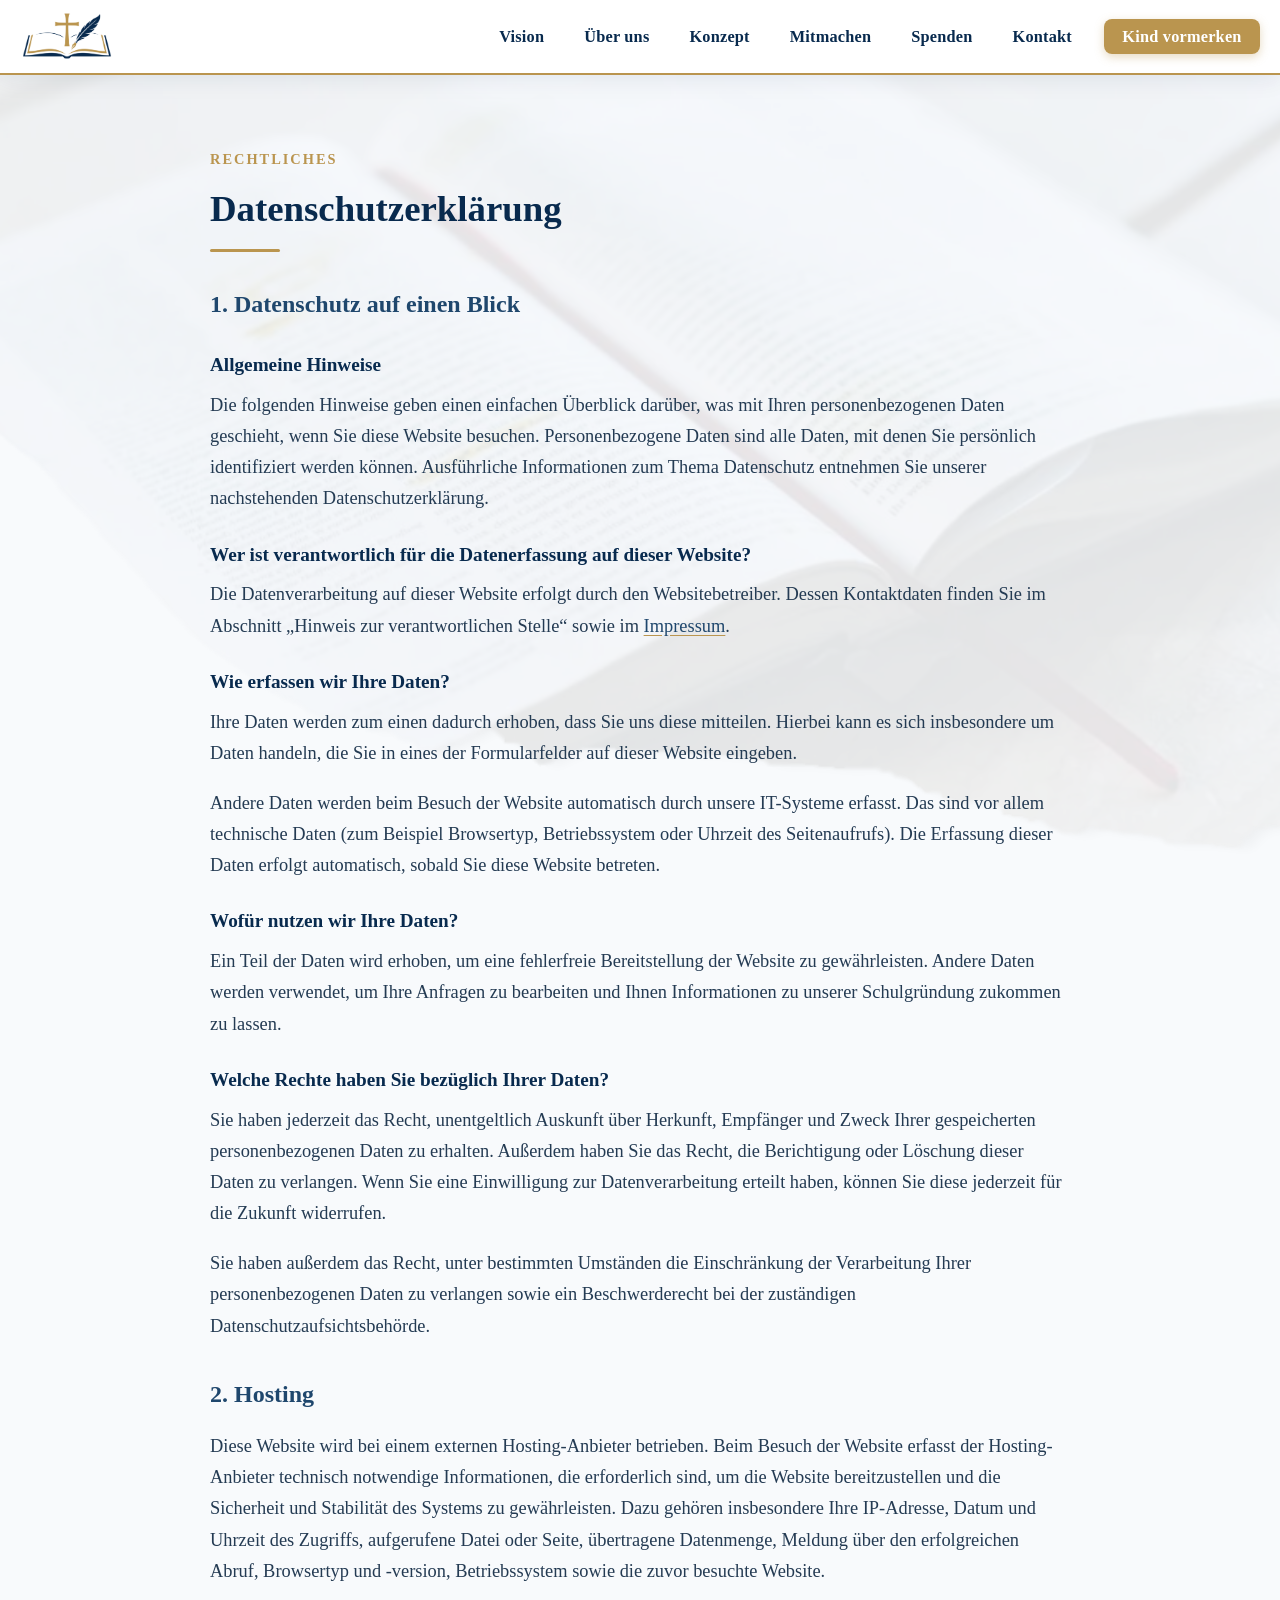
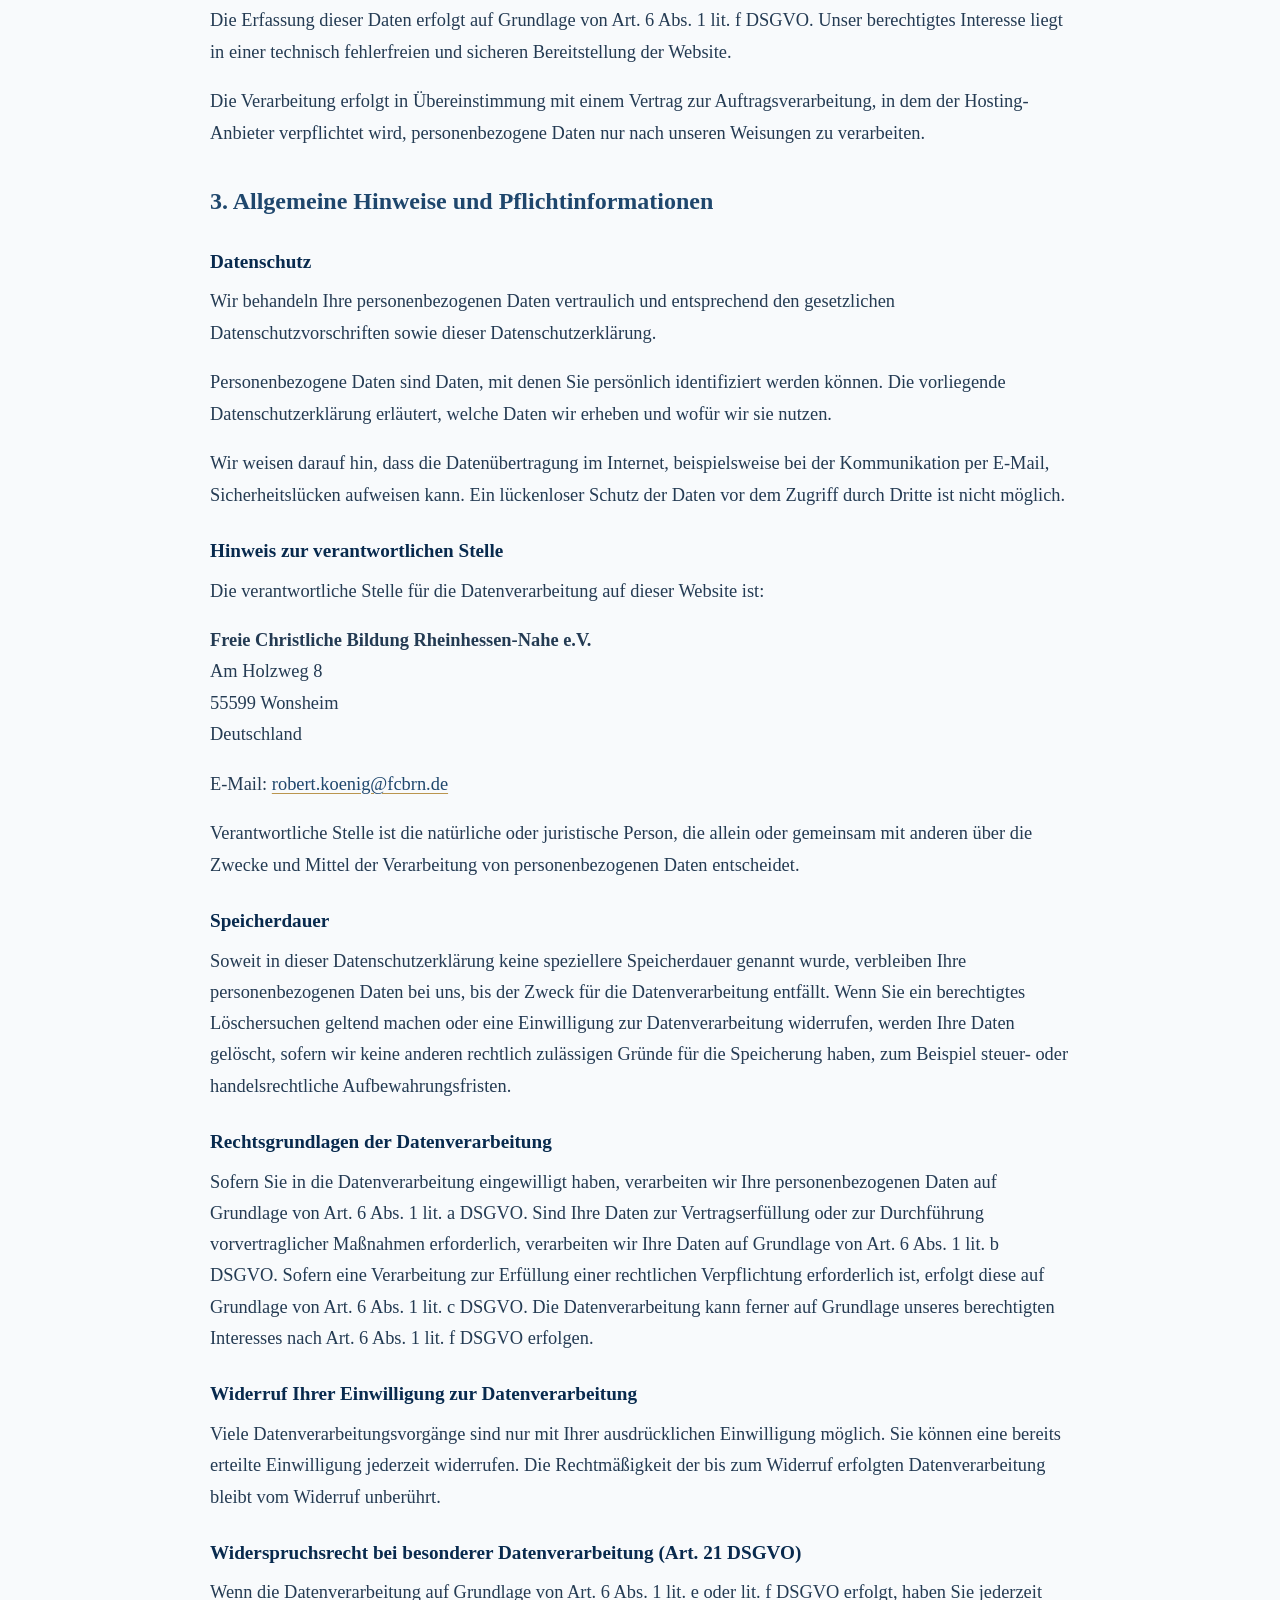
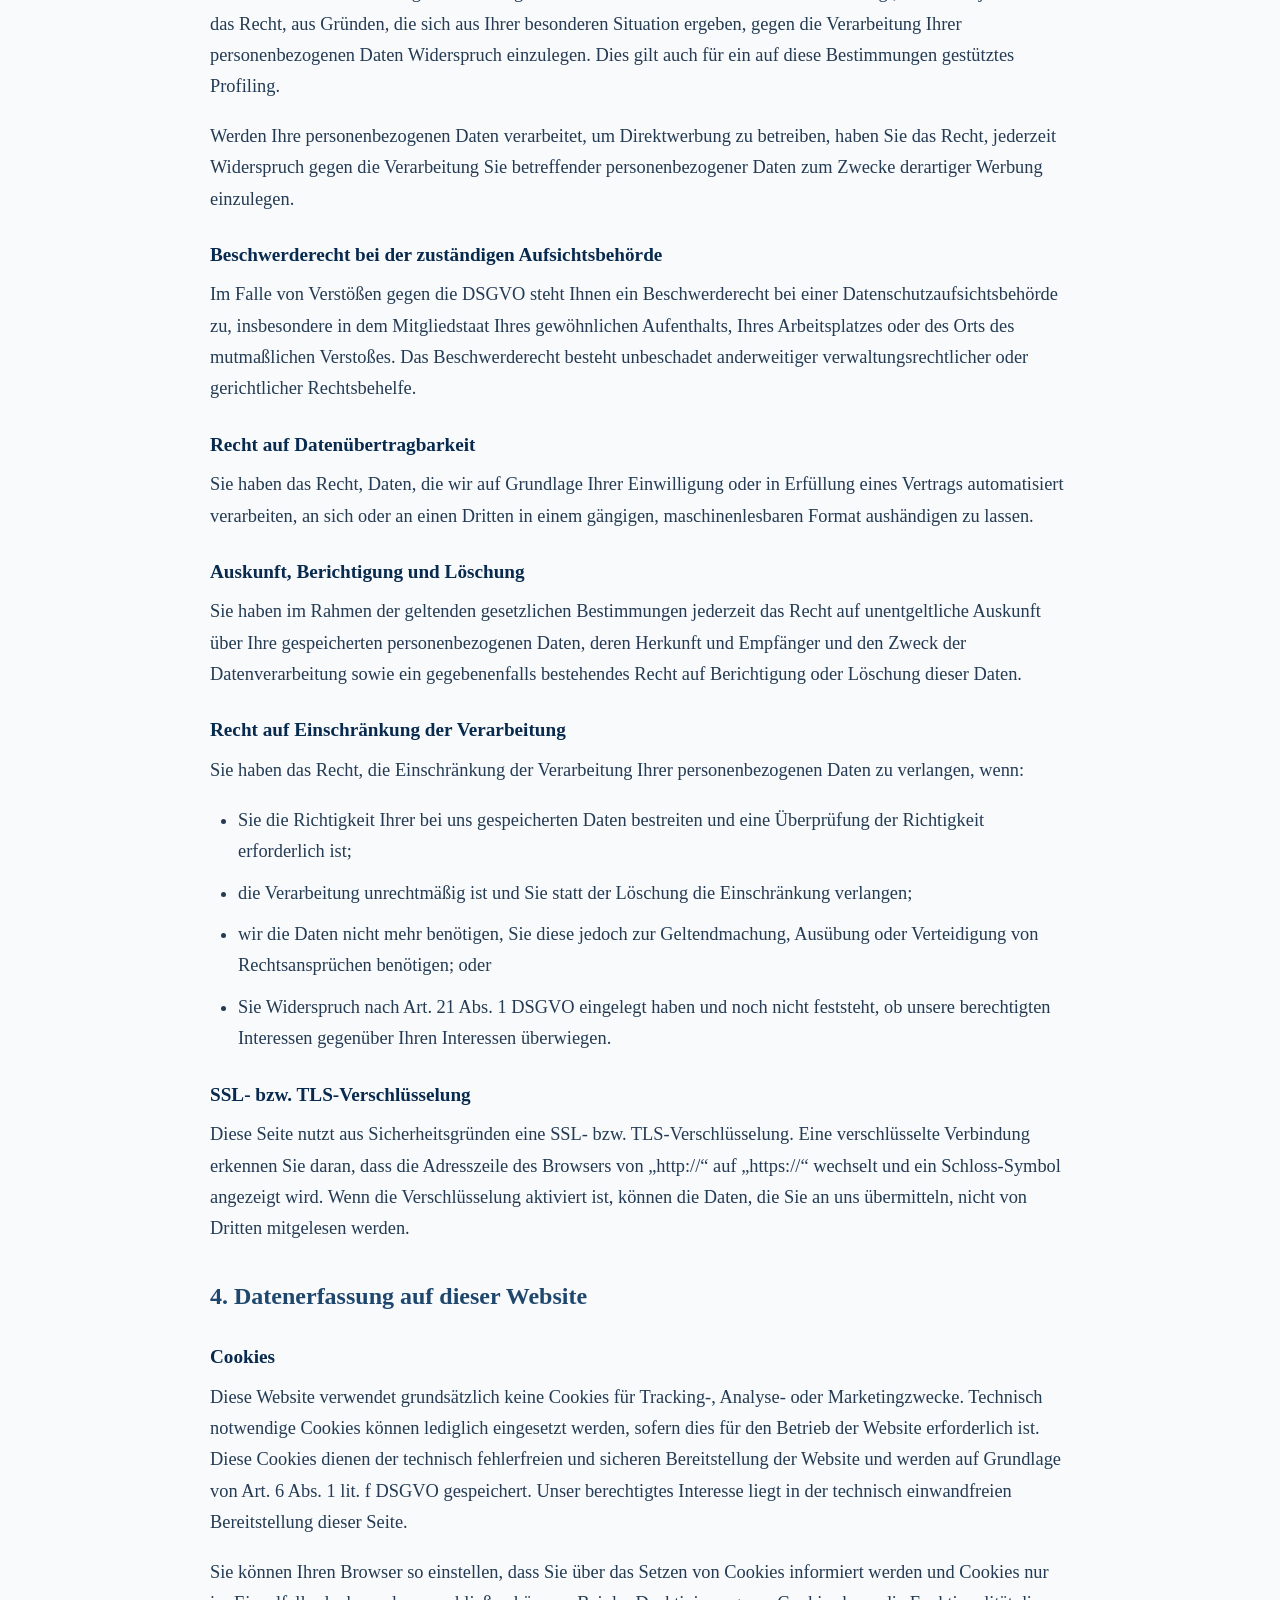
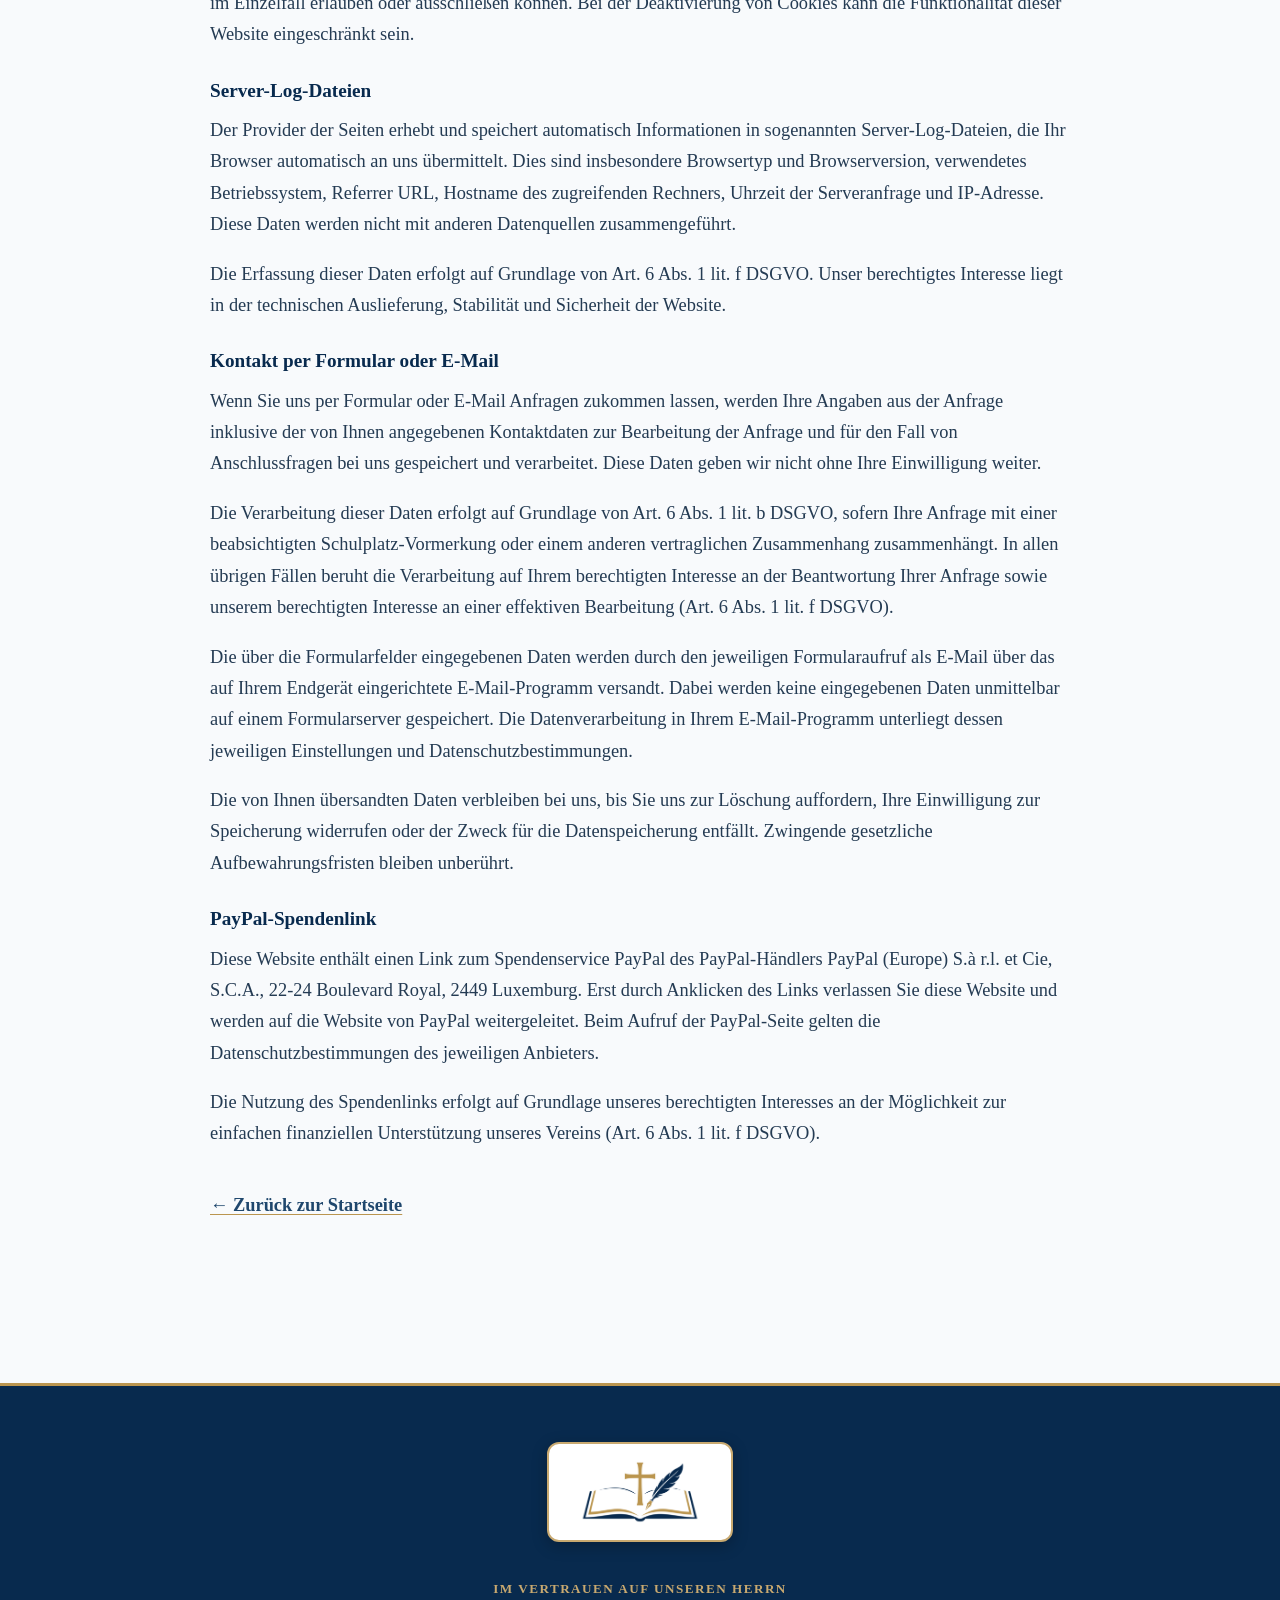
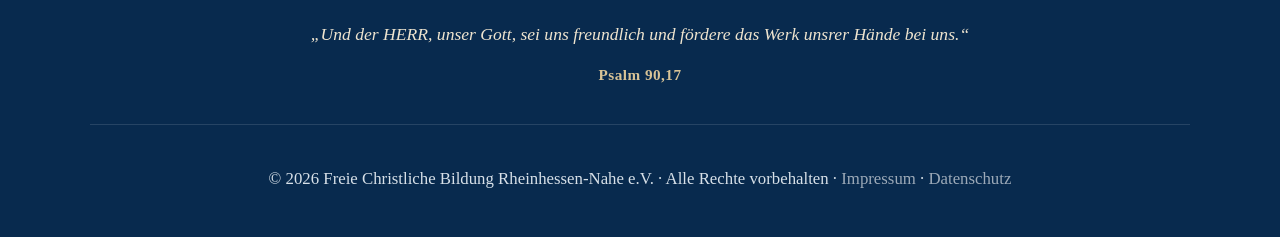
<file: datenschutz.html>
<!DOCTYPE html>
<html lang="de">
<head>
    <meta charset="UTF-8">
    <meta name="viewport" content="width=device-width, initial-scale=1.0, maximum-scale=5.0, user-scalable=yes">
    <meta name="theme-color" content="#082A4E">
    <meta name="format-detection" content="telephone=no">
    <link rel="stylesheet" href="styles.css">
    <link rel="apple-touch-icon" href="Logo.png">
    <link rel="icon" type="image/png" href="Logo.png">
    <title>Datenschutz | Freie Christliche Bildung Rheinhessen-Nahe e.V.</title>
</head>
<body>
    <div id="site-nav"></div>
    <script src="navigation.js"></script>

    <div class="fixed-bg-graphic" id="fixedBgGraphic" aria-hidden="true"></div>

    <main class="container">
        <section class="legal-page">
            <span class="section-tag">Rechtliches</span>
            <h2>Datenschutzerklärung</h2>

            <h3>1. Datenschutz auf einen Blick</h3>

            <h4>Allgemeine Hinweise</h4>
            <p>
                Die folgenden Hinweise geben einen einfachen Überblick darüber, was mit Ihren personenbezogenen Daten geschieht,
                wenn Sie diese Website besuchen. Personenbezogene Daten sind alle Daten, mit denen Sie persönlich identifiziert
                werden können. Ausführliche Informationen zum Thema Datenschutz entnehmen Sie unserer nachstehenden Datenschutzerklärung.
            </p>

            <h4>Wer ist verantwortlich für die Datenerfassung auf dieser Website?</h4>
            <p>
                Die Datenverarbeitung auf dieser Website erfolgt durch den Websitebetreiber.
                Dessen Kontaktdaten finden Sie im Abschnitt „Hinweis zur verantwortlichen Stelle“ sowie im <a href="impressum.html">Impressum</a>.
            </p>

            <h4>Wie erfassen wir Ihre Daten?</h4>
            <p>
                Ihre Daten werden zum einen dadurch erhoben, dass Sie uns diese mitteilen. Hierbei kann es sich insbesondere um Daten
                handeln, die Sie in eines der Formularfelder auf dieser Website eingeben.
            </p>
            <p>
                Andere Daten werden beim Besuch der Website automatisch durch unsere IT-Systeme erfasst. Das sind vor allem technische
                Daten (zum Beispiel Browsertyp, Betriebssystem oder Uhrzeit des Seitenaufrufs). Die Erfassung dieser Daten erfolgt
                automatisch, sobald Sie diese Website betreten.
            </p>

            <h4>Wofür nutzen wir Ihre Daten?</h4>
            <p>
                Ein Teil der Daten wird erhoben, um eine fehlerfreie Bereitstellung der Website zu gewährleisten.
                Andere Daten werden verwendet, um Ihre Anfragen zu bearbeiten und Ihnen Informationen zu unserer Schulgründung
                zukommen zu lassen.
            </p>

            <h4>Welche Rechte haben Sie bezüglich Ihrer Daten?</h4>
            <p>
                Sie haben jederzeit das Recht, unentgeltlich Auskunft über Herkunft, Empfänger und Zweck Ihrer gespeicherten
                personenbezogenen Daten zu erhalten. Außerdem haben Sie das Recht, die Berichtigung oder Löschung dieser Daten
                zu verlangen. Wenn Sie eine Einwilligung zur Datenverarbeitung erteilt haben, können Sie diese jederzeit für die
                Zukunft widerrufen.
            </p>
            <p>
                Sie haben außerdem das Recht, unter bestimmten Umständen die Einschränkung der Verarbeitung Ihrer personenbezogenen
                Daten zu verlangen sowie ein Beschwerderecht bei der zuständigen Datenschutzaufsichtsbehörde.
            </p>

            <h3>2. Hosting</h3>
            <p>
                Diese Website wird bei einem externen Hosting-Anbieter betrieben. Beim Besuch der Website erfasst der Hosting-Anbieter
                technisch notwendige Informationen, die erforderlich sind, um die Website bereitzustellen und die Sicherheit und
                Stabilität des Systems zu gewährleisten. Dazu gehören insbesondere Ihre IP-Adresse, Datum und Uhrzeit des Zugriffs,
                aufgerufene Datei oder Seite, übertragene Datenmenge, Meldung über den erfolgreichen Abruf, Browsertyp und -version,
                Betriebssystem sowie die zuvor besuchte Website.
            </p>
            <p>
                Die Erfassung dieser Daten erfolgt auf Grundlage von Art. 6 Abs. 1 lit. f DSGVO. Unser berechtigtes Interesse liegt
                in einer technisch fehlerfreien und sicheren Bereitstellung der Website.
            </p>
            <p>
                Die Verarbeitung erfolgt in Übereinstimmung mit einem Vertrag zur Auftragsverarbeitung, in dem der Hosting-Anbieter
                verpflichtet wird, personenbezogene Daten nur nach unseren Weisungen zu verarbeiten.
            </p>

            <h3>3. Allgemeine Hinweise und Pflichtinformationen</h3>

            <h4>Datenschutz</h4>
            <p>
                Wir behandeln Ihre personenbezogenen Daten vertraulich und entsprechend den gesetzlichen Datenschutzvorschriften
                sowie dieser Datenschutzerklärung.
            </p>
            <p>
                Personenbezogene Daten sind Daten, mit denen Sie persönlich identifiziert werden können. Die vorliegende
                Datenschutzerklärung erläutert, welche Daten wir erheben und wofür wir sie nutzen.
            </p>
            <p>
                Wir weisen darauf hin, dass die Datenübertragung im Internet, beispielsweise bei der Kommunikation per E-Mail,
                Sicherheitslücken aufweisen kann. Ein lückenloser Schutz der Daten vor dem Zugriff durch Dritte ist nicht möglich.
            </p>

            <h4>Hinweis zur verantwortlichen Stelle</h4>
            <p>
                Die verantwortliche Stelle für die Datenverarbeitung auf dieser Website ist:
            </p>
            <p>
                <strong>Freie Christliche Bildung Rheinhessen-Nahe e.V.</strong><br>
                Am Holzweg 8<br>
                55599 Wonsheim<br>
                Deutschland
            </p>
            <p>
                E-Mail: <a href="mailto:robert.koenig@fcbrn.de">robert.koenig@fcbrn.de</a>
            </p>
            <p>
                Verantwortliche Stelle ist die natürliche oder juristische Person, die allein oder gemeinsam mit anderen über die
                Zwecke und Mittel der Verarbeitung von personenbezogenen Daten entscheidet.
            </p>

            <h4>Speicherdauer</h4>
            <p>
                Soweit in dieser Datenschutzerklärung keine speziellere Speicherdauer genannt wurde, verbleiben Ihre personenbezogenen
                Daten bei uns, bis der Zweck für die Datenverarbeitung entfällt. Wenn Sie ein berechtigtes Löschersuchen geltend machen
                oder eine Einwilligung zur Datenverarbeitung widerrufen, werden Ihre Daten gelöscht, sofern wir keine anderen rechtlich
                zulässigen Gründe für die Speicherung haben, zum Beispiel steuer- oder handelsrechtliche Aufbewahrungsfristen.
            </p>

            <h4>Rechtsgrundlagen der Datenverarbeitung</h4>
            <p>
                Sofern Sie in die Datenverarbeitung eingewilligt haben, verarbeiten wir Ihre personenbezogenen Daten auf Grundlage
                von Art. 6 Abs. 1 lit. a DSGVO. Sind Ihre Daten zur Vertragserfüllung oder zur Durchführung vorvertraglicher Maßnahmen
                erforderlich, verarbeiten wir Ihre Daten auf Grundlage von Art. 6 Abs. 1 lit. b DSGVO. Sofern eine Verarbeitung zur
                Erfüllung einer rechtlichen Verpflichtung erforderlich ist, erfolgt diese auf Grundlage von Art. 6 Abs. 1 lit. c DSGVO.
                Die Datenverarbeitung kann ferner auf Grundlage unseres berechtigten Interesses nach Art. 6 Abs. 1 lit. f DSGVO erfolgen.
            </p>

            <h4>Widerruf Ihrer Einwilligung zur Datenverarbeitung</h4>
            <p>
                Viele Datenverarbeitungsvorgänge sind nur mit Ihrer ausdrücklichen Einwilligung möglich. Sie können eine bereits
                erteilte Einwilligung jederzeit widerrufen. Die Rechtmäßigkeit der bis zum Widerruf erfolgten Datenverarbeitung
                bleibt vom Widerruf unberührt.
            </p>

            <h4>Widerspruchsrecht bei besonderer Datenverarbeitung (Art. 21 DSGVO)</h4>
            <p>
                Wenn die Datenverarbeitung auf Grundlage von Art. 6 Abs. 1 lit. e oder lit. f DSGVO erfolgt, haben Sie jederzeit das
                Recht, aus Gründen, die sich aus Ihrer besonderen Situation ergeben, gegen die Verarbeitung Ihrer personenbezogenen
                Daten Widerspruch einzulegen. Dies gilt auch für ein auf diese Bestimmungen gestütztes Profiling.
            </p>
            <p>
                Werden Ihre personenbezogenen Daten verarbeitet, um Direktwerbung zu betreiben, haben Sie das Recht, jederzeit
                Widerspruch gegen die Verarbeitung Sie betreffender personenbezogener Daten zum Zwecke derartiger Werbung einzulegen.
            </p>

            <h4>Beschwerderecht bei der zuständigen Aufsichtsbehörde</h4>
            <p>
                Im Falle von Verstößen gegen die DSGVO steht Ihnen ein Beschwerderecht bei einer Datenschutzaufsichtsbehörde zu,
                insbesondere in dem Mitgliedstaat Ihres gewöhnlichen Aufenthalts, Ihres Arbeitsplatzes oder des Orts des mutmaßlichen
                Verstoßes. Das Beschwerderecht besteht unbeschadet anderweitiger verwaltungsrechtlicher oder gerichtlicher Rechtsbehelfe.
            </p>

            <h4>Recht auf Datenübertragbarkeit</h4>
            <p>
                Sie haben das Recht, Daten, die wir auf Grundlage Ihrer Einwilligung oder in Erfüllung eines Vertrags automatisiert
                verarbeiten, an sich oder an einen Dritten in einem gängigen, maschinenlesbaren Format aushändigen zu lassen.
            </p>

            <h4>Auskunft, Berichtigung und Löschung</h4>
            <p>
                Sie haben im Rahmen der geltenden gesetzlichen Bestimmungen jederzeit das Recht auf unentgeltliche Auskunft über Ihre
                gespeicherten personenbezogenen Daten, deren Herkunft und Empfänger und den Zweck der Datenverarbeitung sowie ein
                gegebenenfalls bestehendes Recht auf Berichtigung oder Löschung dieser Daten.
            </p>

            <h4>Recht auf Einschränkung der Verarbeitung</h4>
            <p>Sie haben das Recht, die Einschränkung der Verarbeitung Ihrer personenbezogenen Daten zu verlangen, wenn:</p>
            <ul>
                <li>Sie die Richtigkeit Ihrer bei uns gespeicherten Daten bestreiten und eine Überprüfung der Richtigkeit erforderlich ist;</li>
                <li>die Verarbeitung unrechtmäßig ist und Sie statt der Löschung die Einschränkung verlangen;</li>
                <li>wir die Daten nicht mehr benötigen, Sie diese jedoch zur Geltendmachung, Ausübung oder Verteidigung von Rechtsansprüchen benötigen; oder</li>
                <li>Sie Widerspruch nach Art. 21 Abs. 1 DSGVO eingelegt haben und noch nicht feststeht, ob unsere berechtigten Interessen gegenüber Ihren Interessen überwiegen.</li>
            </ul>

            <h4>SSL- bzw. TLS-Verschlüsselung</h4>
            <p>
                Diese Seite nutzt aus Sicherheitsgründen eine SSL- bzw. TLS-Verschlüsselung. Eine verschlüsselte Verbindung erkennen
                Sie daran, dass die Adresszeile des Browsers von „http://“ auf „https://“ wechselt und ein Schloss-Symbol angezeigt wird.
                Wenn die Verschlüsselung aktiviert ist, können die Daten, die Sie an uns übermitteln, nicht von Dritten mitgelesen werden.
            </p>

            <h3>4. Datenerfassung auf dieser Website</h3>

            <h4>Cookies</h4>
            <p>
                Diese Website verwendet grundsätzlich keine Cookies für Tracking-, Analyse- oder Marketingzwecke.
                Technisch notwendige Cookies können lediglich eingesetzt werden, sofern dies für den Betrieb der Website erforderlich ist.
                Diese Cookies dienen der technisch fehlerfreien und sicheren Bereitstellung der Website und werden auf Grundlage von
                Art. 6 Abs. 1 lit. f DSGVO gespeichert. Unser berechtigtes Interesse liegt in der technisch einwandfreien Bereitstellung
                dieser Seite.
            </p>
            <p>
                Sie können Ihren Browser so einstellen, dass Sie über das Setzen von Cookies informiert werden und Cookies nur im Einzelfall
                erlauben oder ausschließen können. Bei der Deaktivierung von Cookies kann die Funktionalität dieser Website eingeschränkt sein.
            </p>

            <h4>Server-Log-Dateien</h4>
            <p>
                Der Provider der Seiten erhebt und speichert automatisch Informationen in sogenannten Server-Log-Dateien, die Ihr Browser
                automatisch an uns übermittelt. Dies sind insbesondere Browsertyp und Browserversion, verwendetes Betriebssystem,
                Referrer URL, Hostname des zugreifenden Rechners, Uhrzeit der Serveranfrage und IP-Adresse. Diese Daten werden nicht mit
                anderen Datenquellen zusammengeführt.
            </p>
            <p>
                Die Erfassung dieser Daten erfolgt auf Grundlage von Art. 6 Abs. 1 lit. f DSGVO. Unser berechtigtes Interesse liegt in der
                technischen Auslieferung, Stabilität und Sicherheit der Website.
            </p>

            <h4>Kontakt per Formular oder E-Mail</h4>
            <p>
                Wenn Sie uns per Formular oder E-Mail Anfragen zukommen lassen, werden Ihre Angaben aus der Anfrage inklusive der von Ihnen
                angegebenen Kontaktdaten zur Bearbeitung der Anfrage und für den Fall von Anschlussfragen bei uns gespeichert und verarbeitet.
                Diese Daten geben wir nicht ohne Ihre Einwilligung weiter.
            </p>
            <p>
                Die Verarbeitung dieser Daten erfolgt auf Grundlage von Art. 6 Abs. 1 lit. b DSGVO, sofern Ihre Anfrage mit einer
                beabsichtigten Schulplatz-Vormerkung oder einem anderen vertraglichen Zusammenhang zusammenhängt. In allen übrigen Fällen
                beruht die Verarbeitung auf Ihrem berechtigten Interesse an der Beantwortung Ihrer Anfrage sowie unserem berechtigten
                Interesse an einer effektiven Bearbeitung (Art. 6 Abs. 1 lit. f DSGVO).
            </p>
            <p>
                Die über die Formularfelder eingegebenen Daten werden durch den jeweiligen Formularaufruf als E-Mail über das auf Ihrem
                Endgerät eingerichtete E-Mail-Programm versandt. Dabei werden keine eingegebenen Daten unmittelbar auf einem Formularserver
                gespeichert. Die Datenverarbeitung in Ihrem E-Mail-Programm unterliegt dessen jeweiligen Einstellungen und Datenschutzbestimmungen.
            </p>
            <p>
                Die von Ihnen übersandten Daten verbleiben bei uns, bis Sie uns zur Löschung auffordern, Ihre Einwilligung zur Speicherung
                widerrufen oder der Zweck für die Datenspeicherung entfällt. Zwingende gesetzliche Aufbewahrungsfristen bleiben unberührt.
            </p>

            <h4>PayPal-Spendenlink</h4>
            <p>
                Diese Website enthält einen Link zum Spendenservice PayPal des PayPal-Händlers PayPal (Europe) S.à r.l. et Cie, S.C.A.,
                22-24 Boulevard Royal, 2449 Luxemburg. Erst durch Anklicken des Links verlassen Sie diese Website und werden auf die
                Website von PayPal weitergeleitet. Beim Aufruf der PayPal-Seite gelten die Datenschutzbestimmungen des jeweiligen Anbieters.
            </p>
            <p>
                Die Nutzung des Spendenlinks erfolgt auf Grundlage unseres berechtigten Interesses an der Möglichkeit zur einfachen
                finanziellen Unterstützung unseres Vereins (Art. 6 Abs. 1 lit. f DSGVO).
            </p>

            <p class="legal-back"><a href="index.html">&larr; Zurück zur Startseite</a></p>
        </section>
    </main>

    <div id="site-footer"></div>
    <script src="footer.js"></script>
</body>
</html>
</file>
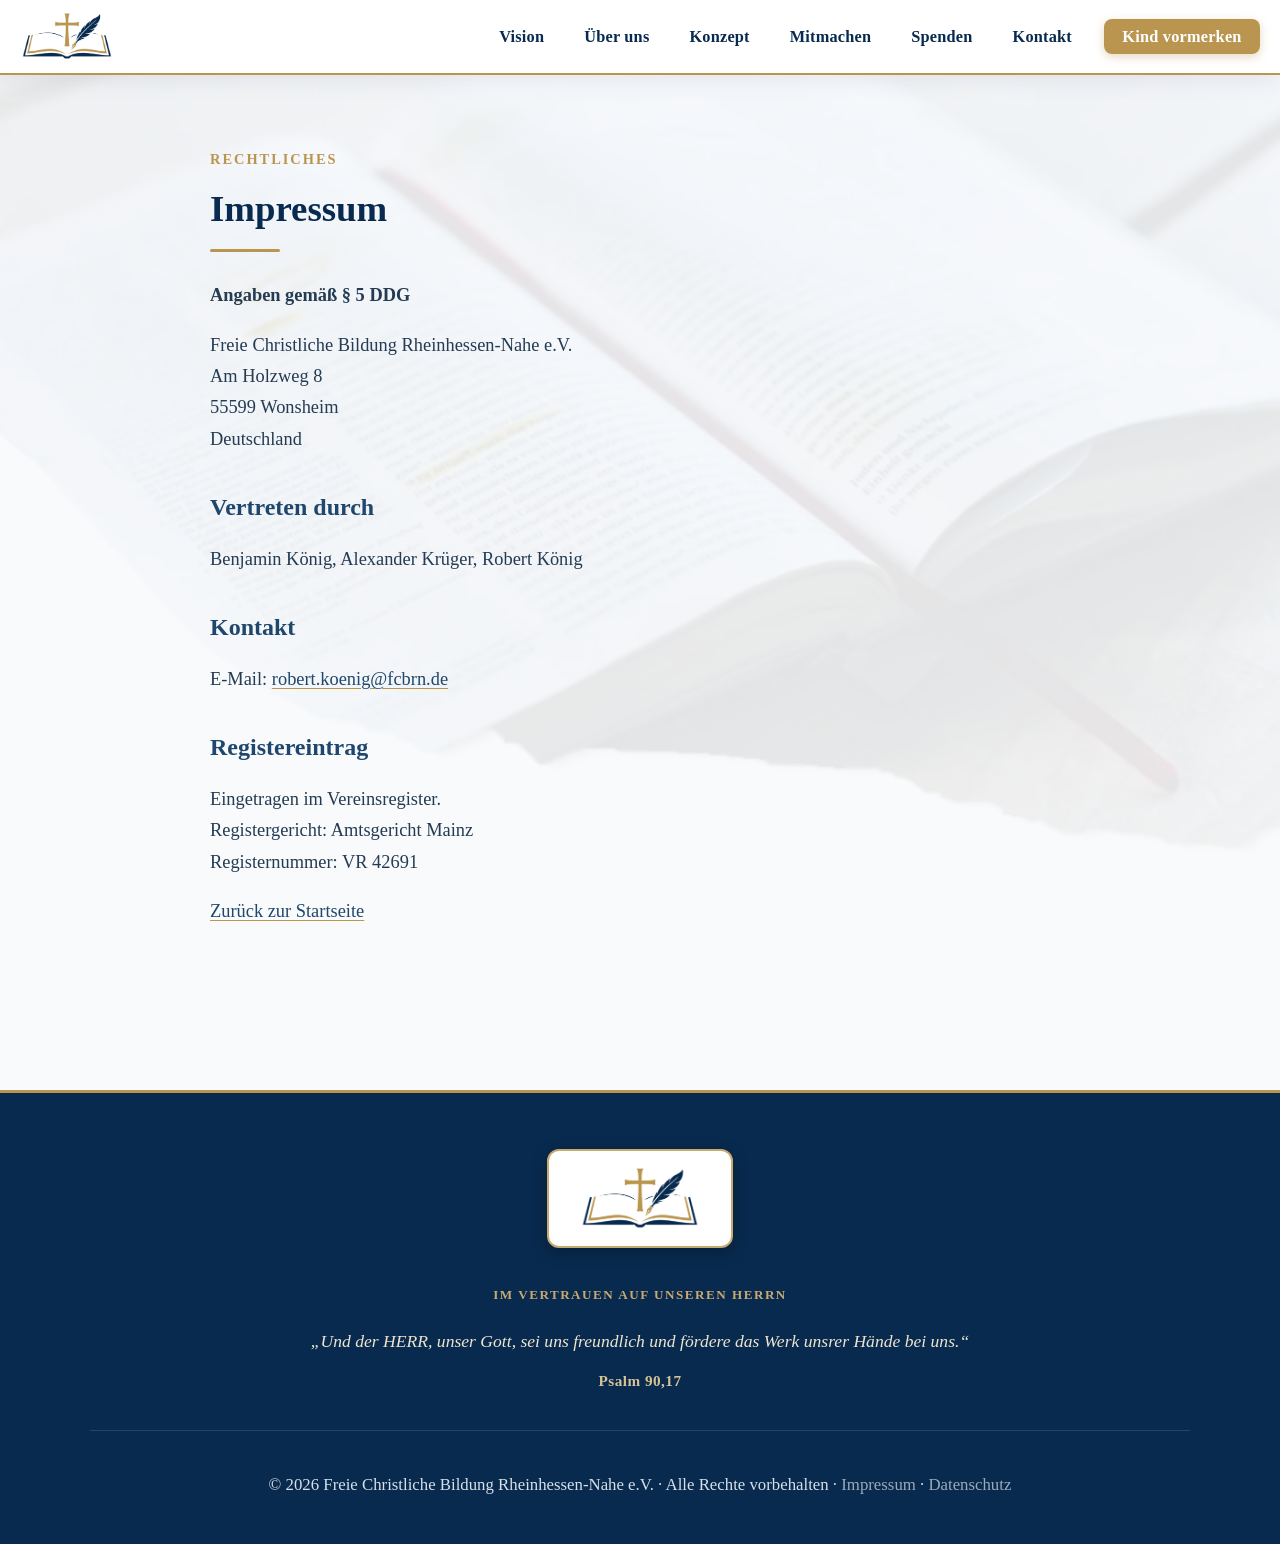
<file: Impressum.html>
<!DOCTYPE html>
<html lang="de">
<head>
    <meta charset="UTF-8">
    <meta name="viewport" content="width=device-width, initial-scale=1.0, maximum-scale=5.0, user-scalable=yes">
    <meta name="theme-color" content="#082A4E">
    <meta name="format-detection" content="telephone=no">
    <link rel="stylesheet" href="styles.css">
    <link rel="apple-touch-icon" href="Logo.png">
    <link rel="icon" type="image/png" href="Logo.png">
    <title>Impressum | Freie Christliche Bildung Rheinhessen-Nahe e.V.</title>
</head>
<body>
    <div id="site-nav"></div>
    <script src="navigation.js"></script>

    <div class="fixed-bg-graphic" id="fixedBgGraphic" aria-hidden="true"></div>

    <main class="container">
        <section class="legal-page">
            <span class="section-tag">Rechtliches</span>
            <h2>Impressum</h2>

            <p><strong>Angaben gemäß § 5 DDG</strong></p>
            <p>
                Freie Christliche Bildung Rheinhessen-Nahe e.V.<br>
                Am Holzweg 8<br>
                55599 Wonsheim<br>
                Deutschland
            </p>

            <h3>Vertreten durch</h3>
            <p>Benjamin König, Alexander Krüger, Robert König<br></p>

            <h3>Kontakt</h3>
            <p>
                E-Mail: <a href="mailto:robert.koenig@fcbrn.de">robert.koenig@fcbrn.de</a><br>
            </p>

            <h3>Registereintrag</h3>
            <p>
                Eingetragen im Vereinsregister.<br>
                Registergericht: Amtsgericht Mainz<br>
                Registernummer: VR 42691
            </p>

            <p><a href="index.html">Zurück zur Startseite</a></p>
        </section>
    </main>

    <div id="site-footer"></div>
    <script src="footer.js"></script>
</body>
</html>
</file>
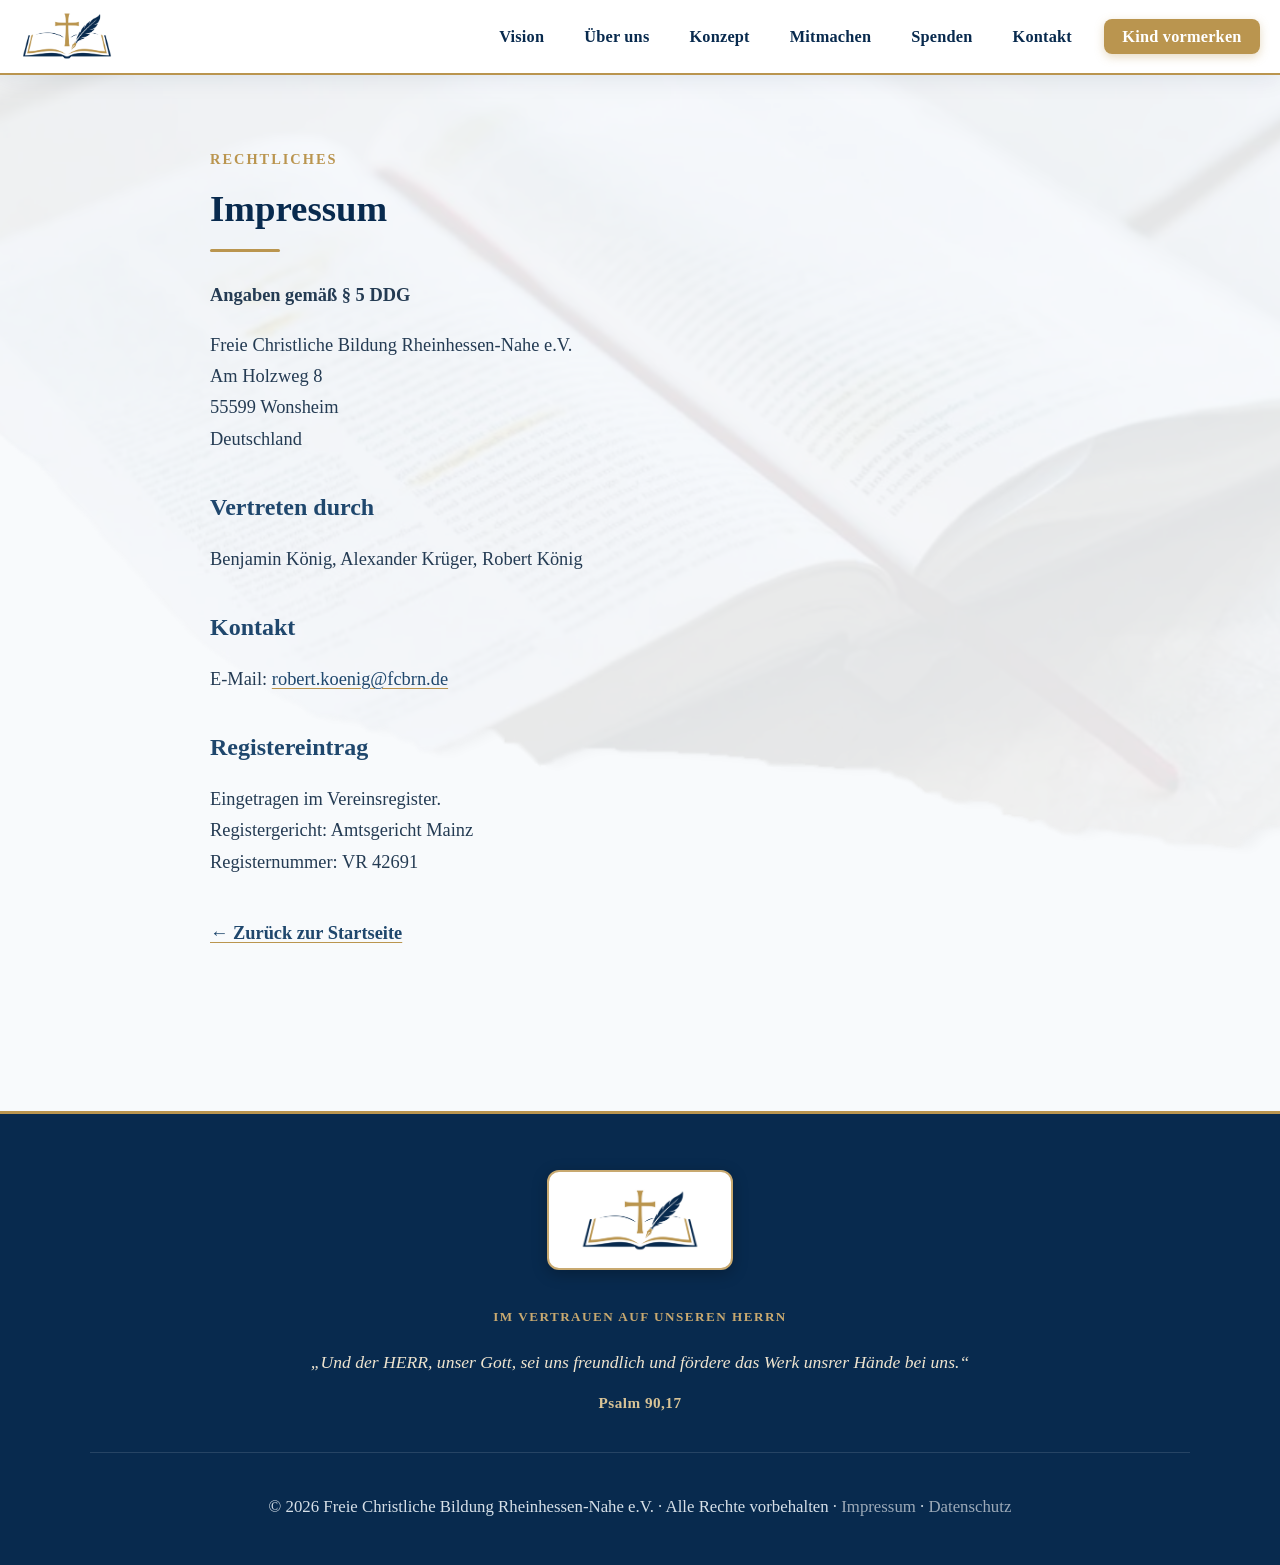
<file: impressum.html>
<!DOCTYPE html>
<html lang="de">
<head>
    <meta charset="UTF-8">
    <meta name="viewport" content="width=device-width, initial-scale=1.0, maximum-scale=5.0, user-scalable=yes">
    <meta name="theme-color" content="#082A4E">
    <meta name="format-detection" content="telephone=no">
    <link rel="stylesheet" href="styles.css">
    <link rel="apple-touch-icon" href="Logo.png">
    <link rel="icon" type="image/png" href="Logo.png">
    <title>Impressum | Freie Christliche Bildung Rheinhessen-Nahe e.V.</title>
</head>
<body>
    <div id="site-nav"></div>
    <script src="navigation.js"></script>

    <div class="fixed-bg-graphic" id="fixedBgGraphic" aria-hidden="true"></div>

    <main class="container">
        <section class="legal-page">
            <span class="section-tag">Rechtliches</span>
            <h2>Impressum</h2>

            <p><strong>Angaben gemäß § 5 DDG</strong></p>
            <p>
                Freie Christliche Bildung Rheinhessen-Nahe e.V.<br>
                Am Holzweg 8<br>
                55599 Wonsheim<br>
                Deutschland
            </p>

            <h3>Vertreten durch</h3>
            <p>Benjamin König, Alexander Krüger, Robert König<br></p>

            <h3>Kontakt</h3>
            <p>
                E-Mail: <a href="mailto:robert.koenig@fcbrn.de">robert.koenig@fcbrn.de</a><br>
            </p>

            <h3>Registereintrag</h3>
            <p>
                Eingetragen im Vereinsregister.<br>
                Registergericht: Amtsgericht Mainz<br>
                Registernummer: VR 42691
            </p>

            <p class="legal-back"><a href="index.html">&larr; Zurück zur Startseite</a></p>
        </section>
    </main>

    <div id="site-footer"></div>
    <script src="footer.js"></script>
</body>
</html>
</file>
<file: styles.css>
:root {
            /* Corporate Design Blau-Palette */
            --blau-900: #082A4E;
            --blau-800: #12385F;
            --blau-700: #1F476D;
            --blau-600: #335C87;
            --blau-500: #4F7393;
            --blau-300: #9FB4C7;
            --blau-100: #D7E0E8;
            --blau-50:  #F0F5FA;

            /* Corporate Design Gold-Palette */
            --gold-1: #BA954F;
            --gold-2: #C8A970;
            --gold-3: #D8C396;
            --gold-4: #EEE4CF;
            --gold-5: #FBF8F2;
            --gold-50: #FDFBF7;

            --font-family-base: 'Book Antiqua', Palatino, 'Palatino Linotype', 'Palatino LT STD', Georgia, serif;
            --font-sans: -apple-system, BlinkMacSystemFont, "Segoe UI", Roboto, Helvetica, Arial, sans-serif;
        }

        /* Gemeinsame Seitenelemente für weitere Seiten */
        .vision-intro {
            font-size: 1.3rem;
            font-weight: 600;
            color: var(--blau-700);
            margin: 2rem 0 0.85rem 0;
            line-height: 1.5;
        }

        .vebs-link-wrap {
            margin-top: 1.5rem;
            text-align: center;
        }

        .vebs-link {
            display: inline-block;
            transition: transform 0.2s;
        }

        .vebs-logo {
            max-height: 130px;
            max-width: 100%;
            height: auto;
            display: block;
            margin: 0 auto;
        }

        .cards-grid-compact {
            grid-template-columns: repeat(auto-fit, minmax(240px, 1fr));
        }

        .info-card-accent {
            border-top-color: var(--blau-700);
        }

        .section-tag-no-margin {
            margin-bottom: 0;
        }

        .quote-followup {
            font-size: 1.2rem;
            font-weight: 500;
            color: var(--blau-900);
            margin-bottom: 1.5rem;
        }

        .form-group-spaced {
            margin-top: 1.5rem;
        }

        .form-container-spaced {
            margin-top: 2rem;
        }

        .form-actions {
            margin-top: 2rem;
            text-align: center;
        }

        .form-actions-large {
            margin-top: 2.25rem;
            display: flex;
            justify-content: center;
            align-items: center;
            gap: 1.25rem;
            flex-wrap: wrap;
        }

        .cta-button-submit {
            border: none;
            cursor: pointer;
        }

        .bank-purpose {
            font-family: var(--font-family-base);
        }

        .paypal-note {
            font-size: 1.05rem;
            color: var(--blau-700);
            margin-bottom: 1rem;
            line-height: 1.5;
        }

        * {
            margin: 0;
            padding: 0;
            box-sizing: border-box;
        }

        html {
            scroll-behavior: smooth;
        }

        html {
            overflow-x: hidden;
        }

        /* overflow-x: clip statt hidden, damit body kein Scroll-Container wird und die Navigation (sticky) sichtbar bleibt */
        body {
            overflow-x: clip;
        }

        html, body {
            width: 100%;
            max-width: 100%;
            font-family: var(--font-family-base);
            line-height: 1.7;
            color: var(--blau-900);
            background-color: #f8fafc;
        }

        /* Modern Bright Frosted Navigation */
        nav {
            background: rgba(255, 255, 255, 0.96);
            backdrop-filter: blur(16px);
            -webkit-backdrop-filter: blur(16px);
            padding: 0.65rem 1.75rem;
            position: sticky;
            top: 0;
            z-index: 1000;
            border-bottom: 2px solid var(--gold-1);
            box-shadow: 0 4px 25px rgba(8, 42, 78, 0.06);
        }
        .nav-container {
            max-width: 1300px;
            margin: 0 auto;
            display: flex;
            justify-content: space-between;
            align-items: center;
            flex-wrap: wrap;
            gap: 1.25rem;
        }
        .nav-brand-logo-link {
            display: flex;
            align-items: center;
            text-decoration: none;
        }
        .nav-full-logo {
            max-height: 52px;
            width: auto;
            display: block;
            transition: transform 0.2s;
        }
        .nav-full-logo:hover {
            transform: scale(1.03);
        }
        .nav-right-group {
            display: flex;
            align-items: center;
            gap: 1.5rem;
        }
        nav ul {
            list-style: none;
            display: flex;
            justify-content: center;
            align-items: center;
            flex-wrap: wrap;
            margin: 0;
            padding: 0;
            gap: 1.5rem;
        }
        nav ul li a {
            color: var(--blau-900);
            text-decoration: none;
            font-weight: 600;
            font-size: 1.02rem;
            letter-spacing: 0.2px;
            transition: color 0.2s, transform 0.2s;
            padding: 0.35rem 0.5rem;
            position: relative;
        }
        nav ul li a:hover {
            color: var(--gold-1);
        }
        .nav-cta {
            background: var(--gold-1);
            color: white !important;
            padding: 0.5rem 1.15rem !important;
            border-radius: 8px;
            font-weight: bold !important;
            box-shadow: 0 3px 10px rgba(186, 149, 79, 0.35);
            transition: background 0.2s, transform 0.2s, box-shadow 0.2s !important;
        }
        .nav-cta:hover {
            background: var(--gold-2) !important;
            transform: translateY(-2px);
            box-shadow: 0 5px 15px rgba(186, 149, 79, 0.45);
        }

        .mobile-menu-btn {
            display: none;
            background: rgba(255, 255, 255, 0.95);
            border: 1.5px solid var(--gold-2);
            color: var(--blau-900);
            width: 42px;
            height: 42px;
            border-radius: 8px;
            cursor: pointer;
            align-items: center;
            justify-content: center;
            font-size: 1.4rem;
            line-height: 1;
            transition: all 0.2s ease;
            box-shadow: 0 2px 8px rgba(8, 42, 78, 0.08);
            user-select: none;
            -webkit-tap-highlight-color: transparent;
        }
        .mobile-menu-btn:hover, .mobile-menu-btn.active {
            background: var(--gold-5);
            border-color: var(--gold-1);
            color: var(--gold-1);
            box-shadow: 0 4px 12px rgba(186, 149, 79, 0.25);
        }

        @media (max-width: 992px) {
            nav {
                padding: 0.55rem 1rem;
            }
            .nav-container {
                justify-content: space-between !important;
                align-items: center !important;
            }
            .nav-full-logo {
                max-height: 44px;
            }
            .mobile-menu-btn {
                display: flex !important;
            }
            .nav-right-group {
                width: 100% !important;
                display: none !important;
                flex-direction: column !important;
                align-items: stretch !important;
                padding: 1.25rem 0 0.5rem 0 !important;
                border-top: 1px solid var(--gold-4) !important;
                margin-top: 0.5rem !important;
                gap: 0.75rem !important;
            }
            .nav-right-group.active {
                display: flex !important;
            }
            nav ul {
                flex-direction: column !important;
                width: 100% !important;
                gap: 0.4rem !important;
                text-align: center !important;
            }
            nav ul li a {
                display: block !important;
                padding: 0.75rem 1rem !important;
                font-size: 1.1rem !important;
                border-radius: 6px !important;
            }
            nav ul li a:hover {
                background: var(--gold-5) !important;
            }
            .nav-cta {
                width: 100% !important;
                text-align: center !important;
                padding: 0.85rem 1.5rem !important;
                margin-top: 0.5rem !important;
            }
        }
        /* Hero Banner with Bright, Present Classroom Image */
        header {
            position: relative;
            background: linear-gradient(180deg, rgba(8, 42, 78, 0.30) 0%, rgba(8, 42, 78, 0.55) 100%),
                        url("AdobeStock_277652552_1200x800.jpg") center 35% / cover no-repeat;
            padding: 6.5rem 1.5rem;
            min-height: 75vh;
            display: flex;
            align-items: center;
            justify-content: center;
            border-bottom: 4px solid var(--gold-1);
            box-shadow: 0 6px 30px rgba(8, 42, 78, 0.12);
        }
        .hero-glass-card {
            background: rgba(255, 255, 255, 0.74);
            backdrop-filter: blur(20px);
            -webkit-backdrop-filter: blur(20px);
            border: 1.5px solid rgba(255, 255, 255, 0.85);
            border-radius: 20px;
            padding: 3.5rem 3rem;
            max-width: 950px;
            margin: 0 auto;
            text-align: center;
            box-shadow: 0 20px 50px rgba(8, 42, 78, 0.18);
        }
        
        
        @media (max-width: 850px) {
            
            
        }
        .hero-badge {
            display: inline-block;
            background: var(--gold-5);
            border: 1px solid var(--gold-3);
            color: var(--gold-1);
            padding: 0.45rem 1.35rem;
            border-radius: 30px;
            font-size: 0.9rem;
            text-transform: uppercase;
            letter-spacing: 1.5px;
            font-weight: 700;
            margin-bottom: 1.25rem;
        }
        header h1 {
            font-size: 3.2rem;
            margin-bottom: 0.25rem;
            letter-spacing: 0.5px;
            color: var(--blau-900);
            font-weight: bold;
            line-height: 1.15;
        }
        .header-association {
            margin-top: 0.25rem;
            margin-bottom: 1.35rem;
            font-size: 1.45rem;
            color: var(--gold-1);
            letter-spacing: 2.5px;
            text-transform: uppercase;
            font-weight: 700;
        }
        header p.hero-lead {
            font-size: 1.3rem;
            color: var(--blau-700);
            max-width: 780px;
            margin: 0 auto 2.25rem auto;
            font-weight: 500;
            line-height: 1.55;
        }
        .hero-buttons {
            display: flex;
            justify-content: center;
            gap: 1.25rem;
            flex-wrap: wrap;
        }

        /* Main Container */
        .container {
            max-width: 1200px;
            margin: 0 auto;
            padding: 4.5rem 1.5rem;
        }

        section {
            margin-bottom: 5.5rem;
            scroll-margin-top: 90px;
        }
        .section-tag {
            color: var(--gold-1);
            font-size: 0.9rem;
            font-weight: bold;
            letter-spacing: 2px;
            text-transform: uppercase;
            display: block;
            margin-bottom: 0.4rem;
        }
        section h2 {
            color: var(--blau-900);
            font-size: 2.3rem;
            margin-bottom: 1.75rem;
            position: relative;
            padding-bottom: 0.75rem;
        }
        section h2::after {
            content: "";
            position: absolute;
            left: 0;
            bottom: 0;
            height: 3px;
            width: 70px;
            background: var(--gold-1);
            border-radius: 2px;
        }
        section h3 {
            color: var(--blau-700);
            font-size: 1.5rem;
            margin-top: 2rem;
            margin-bottom: 1rem;
        }
        section p, section ul {
            margin-bottom: 1.15rem;
            font-size: 1.15rem;
            color: #243b53;
        }
        section ul {
            margin-left: 1.75rem;
        }
        section ul li {
            margin-bottom: 0.65rem;
        }

        /* Illuminated Bible Quote */
        .bible-quote-illuminated {
            background: linear-gradient(135deg, var(--gold-5) 0%, #ffffff 100%);
            border: 1px solid var(--gold-4);
            border-left: 6px solid var(--gold-1);
            border-radius: 14px;
            padding: 2.25rem 2.75rem;
            margin: 2.5rem 0;
            box-shadow: 0 8px 24px rgba(8, 42, 78, 0.04);
            position: relative;
        }
        .bible-quote-illuminated::before {
            content: "“";
            position: absolute;
            top: 5px;
            left: 20px;
            font-size: 5rem;
            line-height: 1;
            color: rgba(186, 149, 79, 0.2);
            font-family: Georgia, serif;
            pointer-events: none;
        }
        .bible-quote-text {
            font-size: 1.3rem;
            font-style: italic;
            color: var(--blau-900);
            line-height: 1.75;
            margin-bottom: 0.85rem;
            position: relative;
            z-index: 1;
        }
        .bible-quote-ref {
            font-size: 1.05rem;
            font-weight: bold;
            color: var(--gold-1);
            text-align: right;
            margin-bottom: 0;
            text-transform: uppercase;
            letter-spacing: 0.5px;
        }

        /* Content Boxes */
        .highlight-box {
            background: var(--gold-5);
            border: 1px solid var(--gold-4);
            border-left: 5px solid var(--gold-1);
            padding: 2.25rem;
            margin: 2.5rem 0;
            border-radius: 12px;
            box-shadow: 0 6px 20px rgba(8, 42, 78, 0.03);
        }
        .highlight-box h3 {
            color: var(--blau-900);
            margin-top: 0;
            margin-bottom: 1rem;
        }

        /* Modern Info Grid (Wer wir sind) */
        .cards-grid {
            display: grid;
            grid-template-columns: repeat(auto-fit, minmax(320px, 1fr));
            gap: 2rem;
            margin: 2.5rem 0;
        }
        .info-card {
            background: white;
            border-top: 5px solid var(--gold-1);
            padding: 2.25rem;
            border-radius: 14px;
            border: 1px solid #e5edf5;
            box-shadow: 0 8px 25px rgba(8, 42, 78, 0.05);
            
            display: flex;
            flex-direction: column;
            justify-content: space-between;
            transition: transform 0.2s, box-shadow 0.2s;
        }
        .info-card:hover {
            transform: translateY(-4px);
            box-shadow: 0 14px 30px rgba(8, 42, 78, 0.1);
        }
        .info-card h4 {
            color: var(--blau-900);
            font-size: 1.3rem;
            margin-bottom: 0.85rem;
        }
        .info-card p {
            color: var(--blau-700);
            font-size: 1.05rem;
            margin-bottom: 0;
        }

        /* Action Grid (Was kannst du tun) */
        .action-grid {
            display: grid;
            grid-template-columns: repeat(auto-fit, minmax(320px, 1fr));
            gap: 2rem;
            margin-top: 2.5rem;
        }
        .action-card {
            background: white;
            padding: 2.25rem;
            border-radius: 14px;
            border: 1px solid #e7edf5;
            box-shadow: 0 8px 25px rgba(8, 42, 78, 0.05);
            border-left: 6px solid var(--gold-1);
            display: flex;
            flex-direction: column;
            justify-content: space-between;
            transition: transform 0.2s, box-shadow 0.2s;
        }
        .action-card:hover {
            transform: translateY(-4px);
            box-shadow: 0 14px 32px rgba(8, 42, 78, 0.1);
        }
        .action-card.highlight {
            background: #fffdf9;
            border: 1.5px solid var(--gold-3);
            border-left: 6px solid var(--blau-700);
        }
        .action-card-badge {
            display: inline-block;
            background: var(--blau-50);
            color: var(--blau-800);
            font-size: 0.85rem;
            font-weight: bold;
            padding: 0.3rem 0.8rem;
            border-radius: 6px;
            text-transform: uppercase;
            letter-spacing: 0.5px;
            margin-bottom: 1rem;
            align-self: flex-start;
            border: 1px solid var(--blau-100);
        }
        .action-card.highlight .action-card-badge {
            background: var(--gold-5);
            color: var(--gold-1);
            border: 1px solid var(--gold-3);
        }
        .action-card h3 {
            color: var(--blau-900);
            font-size: 1.35rem;
            margin-top: 0;
            margin-bottom: 0.85rem;
        }
        .action-card p {
            color: #243b53;
            font-size: 1.05rem;
            margin-bottom: 0;
        }
        .card-link-button {
            display: inline-block;
            background: var(--blau-900);
            color: white;
            padding: 0.7rem 1.4rem;
            border-radius: 8px;
            text-decoration: none;
            font-weight: 600;
            font-size: 0.95rem;
            transition: background 0.2s, transform 0.2s, box-shadow 0.2s;
            border: 1px solid var(--gold-1);
            margin-top: 1.35rem;
            text-align: center;
        }
        .card-link-button:hover {
            background: var(--gold-1);
            color: #ffffff;
            transform: translateY(-2px);
            box-shadow: 0 4px 12px rgba(186, 149, 79, 0.3);
        }

        /* Buttons */
        .cta-button {
            display: inline-block;
            background: var(--gold-1);
            color: white;
            padding: 1.15rem 2.4rem;
            border-radius: 8px;
            text-decoration: none;
            font-weight: bold;
            font-size: 1.15rem;
            transition: background 0.3s, transform 0.2s, box-shadow 0.2s;
            box-shadow: 0 4px 15px rgba(186, 149, 79, 0.3);
        }
        .cta-button:hover {
            background: var(--gold-2);
            transform: translateY(-2px);
            box-shadow: 0 8px 22px rgba(186, 149, 79, 0.4);
        }
        .cta-button.secondary {
            background: white;
            color: var(--blau-900);
            border: 2px solid var(--gold-2);
            box-shadow: 0 4px 15px rgba(0, 0, 0, 0.06);
        }
        .cta-button.secondary:hover {
            background: var(--gold-5);
            color: var(--blau-900);
            border-color: var(--gold-1);
        }

        /* Form Styling */
        .form-container {
            background: white;
            border-top: 5px solid var(--gold-1);
            border: 1px solid #e5edf5;
            
            border-radius: 16px;
            padding: 3.5rem 3rem;
            margin-top: 2rem;
            box-shadow: 0 10px 30px rgba(8, 42, 78, 0.05);
        }
        .form-grid {
            display: grid;
            grid-template-columns: repeat(auto-fit, minmax(280px, 1fr));
            gap: 1.5rem;
        }
        .form-group {
            display: flex;
            flex-direction: column;
            gap: 0.45rem;
        }
        .form-group label {
            font-size: 0.95rem;
            font-weight: 600;
            color: var(--blau-700);
        }
        .form-group input, .form-group select, .form-group textarea {
            font-family: var(--font-family-base);
            font-size: 1.05rem;
            padding: 0.85rem 1.1rem;
            border: 1px solid #cedbe7;
            border-radius: 8px;
            color: var(--blau-900);
            background: #ffffff;
            transition: border-color 0.2s, box-shadow 0.2s;
        }
        .form-group input:focus, .form-group select:focus, .form-group textarea:focus {
            outline: none;
            border-color: var(--gold-1);
            box-shadow: 0 0 0 3px rgba(186, 149, 79, 0.2);
        }

        /* Formular-Elemente erben die Seitenschrift (Buttons, Felder, Auswahl) */
        button, input, select, textarea { font-family: inherit; }
        .form-group input, .form-group select, .form-group textarea { font-family: var(--font-family-base); }
        /* Lange Optionstexte dürfen das Formular nicht über den Rand verbreitern */
        .form-group { min-width: 0; }
        .form-group input, .form-group select, .form-group textarea { width: 100%; max-width: 100%; min-width: 0; }
        .form-group select { text-overflow: ellipsis; }

        /* Fixed Background Parallax Graphic */
        .fixed-bg-graphic {
            position: fixed;
            top: -3vh;
            left: -3vw;
            width: 106vw;
            height: 106vh;
            background: url("Hintergrund.png") center center / cover no-repeat;
            opacity: 0.085;
            pointer-events: none;
            z-index: 0;
            transition: opacity 0.4s ease;
        }
        .container, header, footer {
            position: relative;
            z-index: 1;
        }
        @media (max-width: 768px) {
            .fixed-bg-graphic { background-size: cover !important; opacity: 0.08 !important; }
        }

        /* Spenden Card (Modern Bright) */
        .donation-box {
            border-top: 5px solid var(--gold-1);
            background: linear-gradient(135deg, #FAF7F2 0%, #FFFFFF 100%);
            border: 1px solid var(--gold-3);
            
            border-radius: 16px;
            padding: 3.5rem 2.5rem;
            box-shadow: 0 10px 30px rgba(8, 42, 78, 0.05);
            margin: 3.5rem 0;
            text-align: center;
        }
        .donation-box h3 {
            color: var(--blau-900);
            font-size: 1.8rem;
            margin-top: 0;
            margin-bottom: 1.15rem;
        }
        .donation-box p {
            color: var(--blau-700);
            font-size: 1.2rem;
            max-width: 800px;
            margin: 0 auto 2.25rem auto;
        }
        .bank-details-card {
            background: #ffffff;
            color: var(--blau-900);
            border-radius: 14px;
            padding: 2.25rem;
            max-width: 680px;
            margin: 0 auto;
            border: 2px solid var(--gold-2);
            box-shadow: 0 8px 25px rgba(8, 42, 78, 0.06);
            text-align: left;
        }
        .bank-row {
            display: flex;
            justify-content: space-between;
            align-items: center;
            padding: 0.85rem 0;
            border-bottom: 1px dashed #d5e0eb;
            font-size: 1.15rem;
        }
        .bank-row:last-child {
            border-bottom: none;
        }
        .bank-label {
            font-weight: 600;
            color: var(--blau-700);
        }
        .bank-value {
            font-weight: bold;
            color: var(--blau-900);
        }
        .iban-highlight { font-family: monospace; font-size: 1.05rem; color: var(--blau-900); letter-spacing: 0.5px; white-space: nowrap !important; word-break: keep-all !important; }

        /* Donation Options & PayPal Button */
        .donation-options-grid {
            display: grid;
            grid-template-columns: repeat(auto-fit, minmax(320px, 1fr));
            gap: 2rem;
            max-width: 950px;
            margin: 2.25rem auto 0 auto;
            text-align: left;
        }
        .donation-method-card {
            background: #ffffff;
            border-radius: 14px;
            padding: 2.25rem;
            border: 2px solid var(--gold-2);
            box-shadow: 0 8px 25px rgba(8, 42, 78, 0.06);
            display: flex;
            flex-direction: column;
            justify-content: space-between;
            transition: transform 0.2s, box-shadow 0.2s;
        }
        .donation-method-card:hover {
            transform: translateY(-3px);
            box-shadow: 0 12px 30px rgba(8, 42, 78, 0.1);
        }
        .donation-method-header {
            display: flex;
            align-items: center;
            gap: 0.75rem;
            margin-bottom: 1.25rem;
            border-bottom: 2px solid var(--gold-4);
            padding-bottom: 0.75rem;
        }
        .donation-method-header h4 {
            color: var(--blau-900);
            font-size: 1.35rem;
            margin: 0;
        }
        .paypal-btn {
            display: inline-flex;
            align-items: center;
            justify-content: center;
            gap: 0.65rem;
            background: #0070ba;
            color: #ffffff !important;
            padding: 0.9rem 1.75rem;
            border-radius: 8px;
            font-weight: bold;
            font-size: 1.1rem;
            text-decoration: none;
            transition: background 0.2s, transform 0.2s, box-shadow 0.2s;
            box-shadow: 0 4px 15px rgba(0, 112, 186, 0.3);
            margin-top: 1.5rem;
            text-align: center;
            width: 100%;
        }
        .paypal-btn:hover {
            background: #005ea6;
            transform: translateY(-2px);
            box-shadow: 0 6px 20px rgba(0, 112, 186, 0.45);
        }
        .paypal-icon-svg {
            height: 22px;
            width: auto;
            fill: #ffffff;
        }
        @media (max-width: 768px) {
            .donation-options-grid {
                grid-template-columns: 1fr;
            }
            .donation-method-card {
                padding: 1.5rem 1.25rem;
            }
        }

        /* Contact Grid */
        .contact-grid {
            display: grid;
            grid-template-columns: repeat(auto-fit, minmax(320px, 1fr));
            gap: 2rem;
            margin-top: 2rem;
        }
        .contact-card {
            background: white;
            border-top: 5px solid var(--gold-1);
            padding: 2.5rem;
            border-radius: 14px;
            border: 1px solid #e5edf5;
            
            box-shadow: 0 8px 25px rgba(8, 42, 78, 0.05);
        }
        .contact-card h3 {
            color: var(--blau-900);
            font-size: 1.45rem;
            margin-top: 0;
            margin-bottom: 1.5rem;
        }
        .contact-item {
            margin-bottom: 1.25rem;
            font-size: 1.15rem;
        }
        .contact-item strong {
            color: var(--blau-700);
            display: block;
            font-size: 0.95rem;
            text-transform: uppercase;
            letter-spacing: 0.5px;
            margin-bottom: 0.25rem;
        }
        .contact-item a {
            color: var(--blau-900);
            text-decoration: none;
            font-weight: 600;
            border-bottom: 1px dotted var(--gold-1);
            transition: color 0.2s, border-color 0.2s;
        }
        .contact-item a:hover {
            color: var(--gold-1);
            border-bottom-color: var(--blau-900);
        }

        /* Bright & Welcoming CTA Card */
        .modern-cta-box {
            background: linear-gradient(135deg, #FDFBF7 0%, #FFFFFF 100%);
            color: var(--blau-900);
            padding: 4rem 2rem;
            border-radius: 16px;
            text-align: center;
            border: 2px solid var(--gold-3);
            
            margin: 4rem 0;
            box-shadow: 0 10px 30px rgba(8, 42, 78, 0.06);
        }

        
        /* Mobile Navigation Button & Responsive Drawer */
        .mobile-menu-btn {
            display: none;
            background: rgba(255, 255, 255, 0.95);
            border: 1.5px solid var(--gold-2);
            color: var(--blau-900);
            padding: 0.35rem 0.75rem;
            border-radius: 8px;
            cursor: pointer;
            align-items: center;
            gap: 0.5rem;
            transition: all 0.2s ease;
            box-shadow: 0 2px 8px rgba(8, 42, 78, 0.08);
            user-select: none;
            -webkit-tap-highlight-color: transparent;
        }
        .mobile-menu-btn img {
            max-height: 28px;
            width: auto;
            display: block;
        }
        .mobile-menu-btn span {
            font-size: 0.95rem;
            font-weight: 700;
            color: var(--blau-900);
            letter-spacing: 0.3px;
        }
        .mobile-menu-btn:hover, .mobile-menu-btn.active {
            background: var(--gold-5);
            border-color: var(--gold-1);
            box-shadow: 0 4px 12px rgba(186, 149, 79, 0.25);
        }

        @media (max-width: 992px) {
            .mobile-menu-btn {
                display: flex !important;
            }
            .nav-container {
                justify-content: space-between !important;
                align-items: center;
            }
            .nav-right-group {
                width: 100% !important;
                display: none !important;
                flex-direction: column !important;
                align-items: stretch !important;
                padding: 1.25rem 0 0.5rem 0 !important;
                border-top: 1px solid var(--gold-4) !important;
                margin-top: 0.5rem !important;
                gap: 0.75rem !important;
            }
            .nav-right-group.active {
                display: flex !important;
            }
            nav ul {
                flex-direction: column !important;
                width: 100% !important;
                gap: 0.4rem !important;
                text-align: center !important;
            }
            nav ul li a {
                display: block !important;
                padding: 0.75rem 1rem !important;
                font-size: 1.1rem !important;
                border-radius: 6px !important;
            }
            nav ul li a:hover {
                background: var(--gold-5) !important;
            }
            .nav-corner-logo {
                display: none !important;
            }
            .nav-cta {
                width: 100% !important;
                text-align: center !important;
                padding: 0.85rem 1.5rem !important;
                margin-top: 0.5rem !important;
            }
        }

        @media (max-width: 768px) {
            header {
                padding: 3.5rem 1rem 3rem;
                min-height: auto;
            }
            .hero-glass-card {
                padding: 2.25rem 1.25rem;
                border-radius: 16px;
            }
            header h1 {
                font-size: 2.1rem;
            }
            .header-association {
                font-size: 1.15rem;
                letter-spacing: 1.5px;
            }
            header p.hero-lead {
                font-size: 1.1rem;
                margin-bottom: 1.75rem;
            }
            .hero-buttons {
                flex-direction: column;
                gap: 0.85rem;
            }
            .cta-button {
                width: 100%;
                text-align: center;
                padding: 1rem 1.5rem;
                font-size: 1.05rem;
            }
            .container {
                padding: 2.5rem 1rem;
            }
            section {
                margin-bottom: 3.5rem;
            }
            section h2 {
                font-size: 1.85rem;
            }
            section h3 {
                font-size: 1.35rem;
            }
            section p, section ul {
                font-size: 1.05rem;
            }
            .bible-quote-illuminated {
                padding: 1.5rem 1.25rem 1.5rem 1.5rem;
            }
            .bible-quote-text {
                font-size: 1.15rem;
            }
            .action-grid, .cards-grid {
                grid-template-columns: 1fr;
                gap: 1.25rem;
            }
            .action-card, .info-card {
                padding: 1.5rem 1.25rem;
            }
            .form-container {
                padding: 1.75rem 1.25rem;
            }
            .form-grid {
                grid-template-columns: 1fr;
            }
            .bank-details-card {
                padding: 1.5rem 1.25rem;
            }
            .bank-row {
                flex-direction: column;
                align-items: flex-start;
                gap: 0.35rem;
            }
            .iban-highlight { font-family: monospace; font-size: 1.05rem; color: var(--blau-900); letter-spacing: 0.5px; white-space: nowrap !important; word-break: keep-all !important; }
            .donation-box {
                padding: 2.25rem 1.25rem;
            }
            .modern-cta-box {
                padding: 2.5rem 1.25rem;
            }
        }
/* ==========================================================================
           Scroll-Reveal & Progressive Motion Animations
           ========================================================================== */
        
        .reveal { opacity: 0; transform: translateY(28px); transition: opacity 0.7s ease, transform 0.7s ease; }

        .reveal.is-visible {
            opacity: 1 !important;
            transform: translateY(0) !important;
        }

        /* Staggered transition delays for child elements / cards */
        .delay-1 { transition-delay: 0.08s !important; }
        .delay-2 { transition-delay: 0.16s !important; }
        .delay-3 { transition-delay: 0.24s !important; }
        .delay-4 { transition-delay: 0.32s !important; }
        .delay-5 { transition-delay: 0.40s !important; }
        .delay-6 { transition-delay: 0.48s !important; }

        /* Gentle hero entrance */
        header .hero-glass-card {
            animation: heroEntrance 0.9s cubic-bezier(0.16, 1, 0.3, 1) forwards;
        }
        @keyframes heroEntrance {
            from {
                opacity: 0;
                transform: translateY(22px);
            }
            to {
                opacity: 1;
                transform: translateY(0);
            }
        }

        /* Accessibility: Support prefers-reduced-motion */
        @media (prefers-reduced-motion: reduce) {
            .reveal,
            header .hero-glass-card {
                opacity: 1 !important;
                transform: none !important;
                transition: none !important;
                animation: none !important;
            }
        }

        /* Strict Mobile & Tablet Zero Horizontal Overflow */
        @media (max-width: 992px) {
            .container {
                width: 100% !important;
                max-width: 100% !important;
                padding-left: 1rem !important;
                padding-right: 1rem !important;
                box-sizing: border-box !important;
            }
            .cards-grid,
            .action-grid,
            .contact-grid,
            .donation-options-grid,
            .form-grid {
                grid-template-columns: 1fr !important;
                width: 100% !important;
                box-sizing: border-box !important;
            }
            .info-card,
            .action-card,
            .contact-card,
            .donation-method-card,
            .donation-box,
            .form-container,
            .modern-cta-box,
            .bible-quote-illuminated,
            .highlight-box {
                width: 100% !important;
                max-width: 100% !important;
                box-sizing: border-box !important;
                min-width: 0 !important;
            }
            .fixed-bg-graphic { background-size: cover !important; }
        }

        /* Footer */
        footer {
            background: var(--blau-900);
            color: var(--blau-100);
            text-align: center;
            padding: 3.5rem 1.5rem 3rem;
            margin-top: 5rem;
            border-top: 4px solid var(--gold-1);
        }
        .footer-logo-badge { display: inline-block; background: #ffffff; padding: 0.85rem 1.85rem; border-radius: 12px; border: 2px solid var(--gold-2); margin: 0 auto 1.75rem auto; box-shadow: 0 4px 15px rgba(0, 0, 0, 0.25); transition: transform 0.2s ease, box-shadow 0.2s ease; }
        .footer-logo { max-height: 68px; width: auto; display: block; margin: 0 auto; }
        footer p {
            color: var(--blau-100);
            font-size: 1.05rem;
            margin-bottom: 0.5rem;
        }
        footer .footer-verse {
            font-style: italic;
            color: var(--gold-4);
            max-width: 750px;
            margin: 1.25rem auto 0.85rem auto;
            font-size: 1.1rem;
            line-height: 1.6;
        }
    
        /* Team Photo Card */
        .team-photo-card {
            background: #ffffff;
            border: 1px solid var(--border-color, #e2e8f0);
            border-radius: 16px;
            overflow: hidden;
            box-shadow: 0 10px 25px rgba(8, 42, 78, 0.06);
            margin: 2rem 0 2.5rem 0;
            width: 100%;
            transition: transform 0.3s ease, box-shadow 0.3s ease;
        }
        .team-photo-card:hover {
            box-shadow: 0 15px 35px rgba(8, 42, 78, 0.1);
        }
        .team-photo-wrapper {
            width: 100%;
            background: var(--blau-900);
            display: flex;
            align-items: center;
            justify-content: center;
            overflow: hidden;
        }
        .team-photo-img {
            width: 100%;
            height: auto;
            max-height: 540px;
            object-fit: cover;
            object-position: center 15%;
            display: block;
        }
        .team-photo-caption {
            padding: 1rem 1.25rem;
            margin: 0;
            font-size: 0.95rem;
            color: var(--text-muted, #475569);
            text-align: center;
            font-style: italic;
            background: var(--surface-bg, #f8fafc);
            border-top: 1px solid var(--border-color, #e2e8f0);
        }

        @media (max-width: 768px) {
            .team-photo-img {
                max-height: 330px;
                object-position: center 12%;
            }
            .team-photo-caption {
                font-size: 0.88rem;
                padding: 0.85rem 1rem;
            }
        }

    
        /* Footer & Integrated Legal Imprint */
        footer {
            background: var(--blau-900);
            color: rgba(255, 255, 255, 0.85);
            padding: 3.5rem 1.5rem 2.25rem 1.5rem;
            margin-top: 4.5rem;
            position: relative;
            border-top: 3px solid var(--gold-1);
        }
        .footer-inner {
            max-width: 1100px;
            margin: 0 auto;
            text-align: center;
        }
        .footer-logo { max-height: 68px; width: auto; display: block; margin: 0 auto; }
        .footer-verse {
            font-style: italic;
            color: var(--gold-3);
            max-width: 700px;
            margin: 0 auto 2rem auto;
            font-size: 1.05rem;
            line-height: 1.6;
        }
        .footer-legal-grid {
            display: grid;
            grid-template-columns: repeat(auto-fit, minmax(240px, 1fr));
            gap: 2rem;
            text-align: left;
            padding: 1.75rem 0;
            border-top: 1px solid rgba(255, 255, 255, 0.12);
            border-bottom: 1px solid rgba(255, 255, 255, 0.12);
            margin-bottom: 1.5rem;
            font-size: 0.85rem;
            color: rgba(255, 255, 255, 0.7);
        }
        .footer-legal-col h5 {
            color: var(--gold-2);
            font-size: 0.9rem;
            margin-bottom: 0.4rem;
            text-transform: uppercase;
            letter-spacing: 0.5px;
            font-family: -apple-system, BlinkMacSystemFont, "Segoe UI", Roboto, sans-serif;
            font-weight: 600;
        }
        .footer-legal-col p {
            margin: 0;
            line-height: 1.55;
            color: rgba(255, 255, 255, 0.7);
        }
        .footer-legal-col a {
            color: rgba(255, 255, 255, 0.9);
            text-decoration: none;
            transition: color 0.2s;
        }
        .footer-legal-col a:hover {
            color: var(--gold-2);
            text-decoration: underline;
        }
        .footer-copyright {
            font-size: 0.8rem;
            color: rgba(255, 255, 255, 0.5);
            text-align: center;
        }
        .footer-copyright a {
            color: rgba(255, 255, 255, 0.6);
            text-decoration: none;
        }
        .footer-copyright a:hover {
            color: var(--gold-3);
        }
        @media (max-width: 768px) {
            .footer-legal-grid {
                text-align: center;
                gap: 1.25rem;
            }
        }

    
        .footer-verse-container {
            max-width: 780px;
            margin: 0 auto 2.25rem auto;
        }
        .footer-verse-title {
            font-size: 0.82rem;
            text-transform: uppercase;
            letter-spacing: 1.5px;
            color: var(--gold-2);
            font-weight: 700;
            margin-bottom: 0.5rem;
        }
        .footer-verse {
            font-style: italic;
            color: #ffffff;
            font-size: 1.15rem;
            line-height: 1.6;
            margin: 0 0 0.35rem 0;
        }
        .footer-verse-ref {
            color: var(--gold-3);
            font-size: 0.95rem;
            font-weight: 600;
            letter-spacing: 0.5px;
        }

    
        @media (max-width: 768px) {
            input[type="text"], input[type="email"], input[type="tel"], textarea, select {
                font-size: 16px !important;
            }
        }

    

        /* Modern team photo: full width, caption as glass overlay */
        .team-photo-card { position: relative; border: 0; border-radius: 20px; box-shadow: 0 20px 45px rgba(8, 42, 78, 0.18); }
        .team-photo-wrapper { background: transparent; }
        .team-photo-img { width: 100%; height: auto; max-height: none; aspect-ratio: auto; object-fit: contain; transition: transform 0.6s ease; }
        .team-photo-card:hover .team-photo-img { transform: scale(1.03); }
        .team-photo-card::after { content: ""; position: absolute; left: 0; right: 0; bottom: 0; height: 45%; background: linear-gradient(to top, rgba(8, 42, 78, 0.85), rgba(8, 42, 78, 0)); pointer-events: none; }
        .team-photo-caption { position: absolute; left: 0; right: 0; bottom: 0; z-index: 2; background: transparent; border: 0; color: #ffffff; text-align: left; font-style: normal; font-weight: 500; font-size: 1rem; line-height: 1.45; padding: 1.5rem 1.75rem; text-shadow: 0 1px 6px rgba(0, 0, 0, 0.45); }
        .team-photo-caption::before { content: "Das Gründungsteam"; display: block; font-size: 0.75rem; font-weight: 700; letter-spacing: 0.12em; text-transform: uppercase; opacity: 0.8; margin-bottom: 0.3rem; }
        @media (max-width: 768px) {
            .team-photo-img { aspect-ratio: auto; object-fit: contain; }
            .team-photo-caption { font-size: 0.85rem; padding: 1rem 1.1rem; }
        }

        /* Visibility Guarantee */
        .team-photo-card, .team-photo-wrapper, .team-photo-img,
        .donation-box, .donation-options-grid, .donation-method-card {
            opacity: 1 !important;
            visibility: visible !important;
        }
    
    
        .footer-tagline {
            font-size: 0.88rem;
            color: var(--blau-300, #9fb4c7);
            margin-bottom: 1.25rem;
            padding-top: 1.25rem;
            border-top: 1px solid rgba(255, 255, 255, 0.12);
        }

    
        /* Nav & Mobile Menu Robustness */
        nav {
            background: rgba(255, 255, 255, 0.98) !important;
            backdrop-filter: blur(16px) !important;
            -webkit-backdrop-filter: blur(16px) !important;
            padding: 0.65rem 1.25rem !important;
            position: sticky !important;
            top: 0 !important;
            left: 0 !important;
            right: 0 !important;
            width: 100% !important;
            z-index: 99999 !important;
            border-bottom: 2px solid var(--gold-1) !important;
            box-shadow: 0 4px 25px rgba(8, 42, 78, 0.08) !important;
        }
        .mobile-menu-btn {
            display: none;
            background: #ffffff !important;
            border: 1.5px solid var(--gold-1) !important;
            color: var(--blau-900) !important;
            width: 44px !important;
            height: 44px !important;
            border-radius: 8px !important;
            cursor: pointer !important;
            align-items: center !important;
            justify-content: center !important;
            font-size: 1.5rem !important;
            line-height: 1 !important;
            z-index: 100000 !important;
            position: relative !important;
            pointer-events: auto !important;
            touch-action: manipulation !important;
            -webkit-tap-highlight-color: transparent !important;
        }
        .mobile-menu-btn.active {
            background: var(--gold-5) !important;
            color: var(--gold-1) !important;
            border-color: var(--gold-2) !important;
        }
        @media (max-width: 992px) {
            .mobile-menu-btn {
                display: flex !important;
            }
            .nav-right-group {
                width: 100% !important;
                display: none !important;
                flex-direction: column !important;
                align-items: stretch !important;
                padding: 1.25rem 0 0.5rem 0 !important;
                border-top: 1px solid var(--gold-4) !important;
                margin-top: 0.5rem !important;
                gap: 0.75rem !important;
            }
            .nav-right-group.active {
                display: flex !important;
            }
        }


        /* Navigation fixiert: navigation.js setzt <nav> in #site-nav. sticky wirkt nur relativ zum
           Elternelement, daher muss der Container selbst sticky sein (sonst scrollt die Leiste weg). */
        #site-nav {
            position: sticky;
            top: 0;
            z-index: 99999;
        }

        /* Menu ohne JavaScript (Checkbox-Technik) */
        .nav-toggle-input { position: absolute; opacity: 0; pointer-events: none; width: 0; height: 0; }
        .mobile-menu-btn .icon-close { display: none; }
        #navToggle:checked ~ .mobile-menu-btn .icon-open { display: none; }
        #navToggle:checked ~ .mobile-menu-btn .icon-close { display: inline; }
        #navToggle:checked ~ .mobile-menu-btn { background: var(--gold-5) !important; color: var(--gold-1) !important; border-color: var(--gold-2) !important; }
        @media (max-width: 992px) {
            #navToggle:checked ~ .nav-right-group { display: flex !important; }
        }

        /* Geöffnetes Menü darf nie höher als der Bildschirm sein, damit alle Links erreichbar bleiben */
        @media (max-width: 992px) {
            nav {
                max-height: 100vh !important;
                max-height: 100dvh !important;
                overflow-y: auto !important;
                overscroll-behavior: contain;
            }
        }

        /* Karte Einzugsgebiet */
        .area-map { margin: 1.75rem 0 0 0; background: #ffffff; border: 1px solid var(--border-color, #e2e8f0); border-radius: 16px; overflow: hidden; box-shadow: 0 10px 25px rgba(8, 42, 78, 0.06); }
        .area-map-head { padding: 0.9rem 1.25rem 0.2rem 1.25rem; }
        .area-map-svg { display: block; width: 100%; height: auto; font-family: inherit; }
        .area-map-caption { display: flex; flex-wrap: wrap; gap: 0.4rem 1.25rem; padding: 0.9rem 1.25rem 1rem 1.25rem; font-size: 0.88rem; color: var(--text-muted, #475569); background: var(--surface-bg, #f8fafc); border-top: 1px solid var(--border-color, #e2e8f0); }
        .area-map-legend { display: inline-flex; align-items: center; gap: 0.45rem; }
        .area-map-legend i { display: inline-block; flex: none; }
        .lg-dash { width: 22px; height: 0; border-top: 2.5px dashed #BA954F; }
        .lg-main { width: 12px; height: 12px; border-radius: 50%; background: #082A4E; }
        .lg-in { width: 10px; height: 10px; border-radius: 50%; background: #BA954F; }
        .area-map-note { flex-basis: 100%; font-style: italic; line-height: 1.5; }
    

        /* Karte in Eckdaten-Box */
        .highlight-box .area-map { margin: 1.5rem 0 0 0; background: #ffffff; border: 1px solid var(--gold-4); border-radius: 12px; box-shadow: none; }
        .highlight-box .area-map-caption { background: transparent; border-top: 1px solid var(--gold-4); padding: 0.75rem 1rem 0.85rem 1rem; }

        /* Rechtliche Seiten (Impressum, Datenschutz) */
        .legal-page { max-width: 860px; margin: 0 auto; }
        .legal-page h4 {
            color: var(--blau-900);
            font-size: 1.2rem;
            margin-top: 1.5rem;
            margin-bottom: 0.5rem;
        }
        .legal-page ul { margin-bottom: 1.15rem; }
        .legal-page a { color: var(--blau-700); text-decoration: underline; text-decoration-color: var(--gold-1); text-underline-offset: 3px; }
        .legal-page a:hover { color: var(--gold-1); }
        .legal-page .legal-back { margin-top: 2.5rem; }
        .legal-page .legal-back a { font-weight: bold; }
</file>
